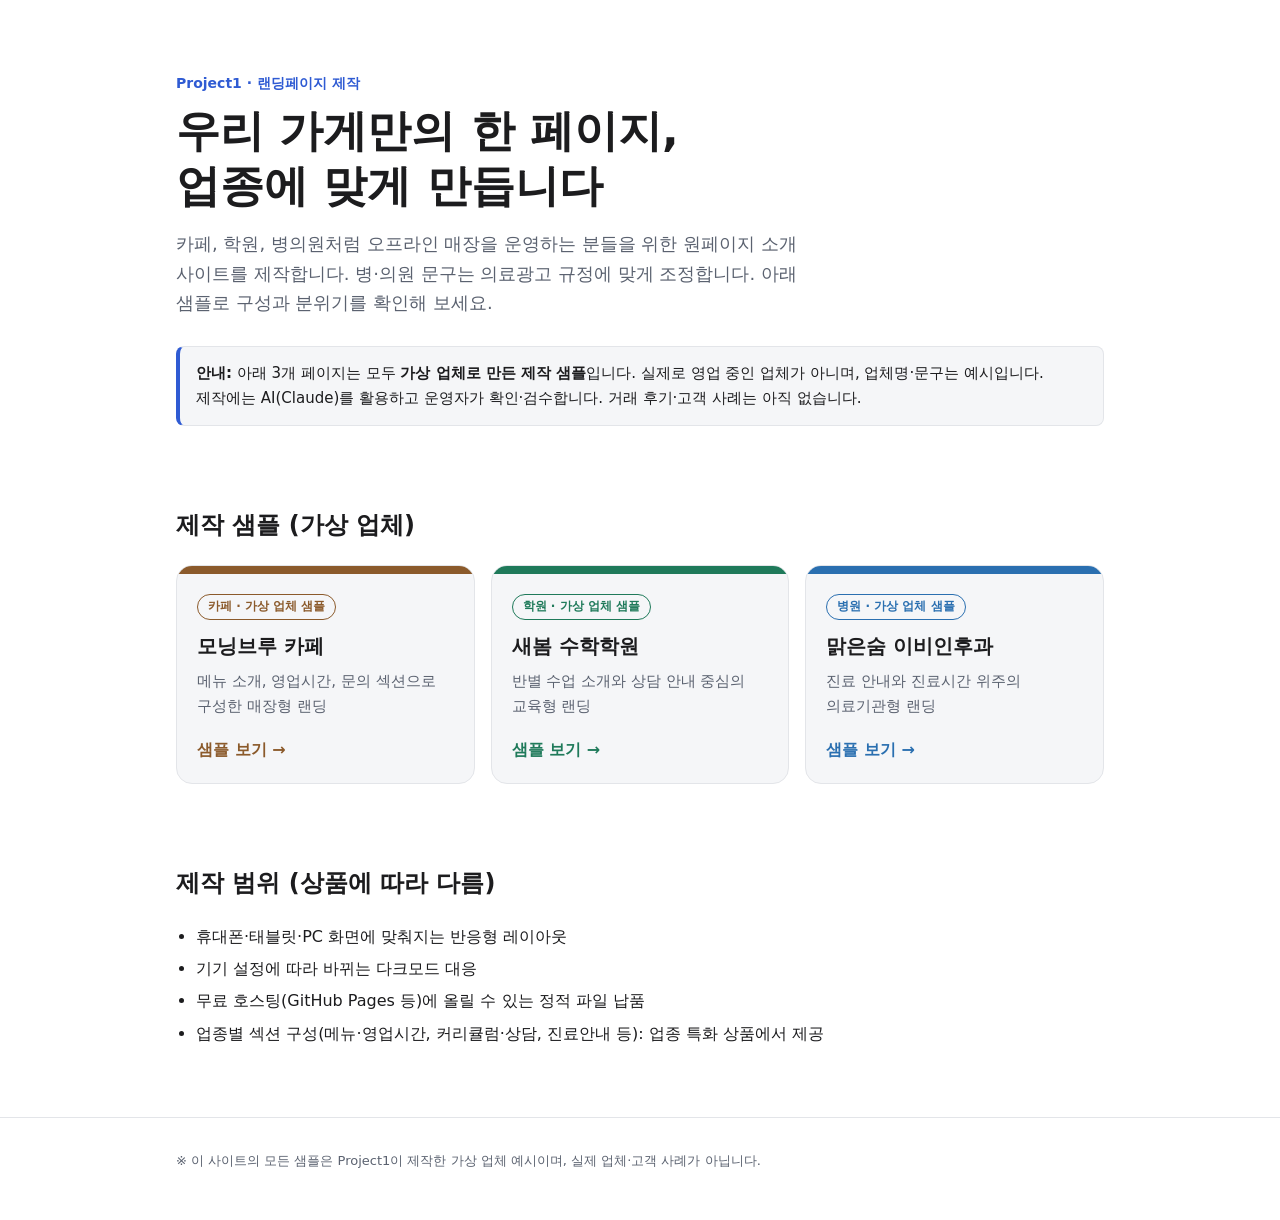
<file: project1/company-1-web/portfolio/index.html>
<!doctype html>
<html lang="ko">
<head>
<meta charset="utf-8">
<meta name="viewport" content="width=device-width,initial-scale=1">
<meta name="description" content="소상공인 원페이지 랜딩페이지 제작 샘플 모음. 카페, 학원, 병원 업종의 가상 업체 샘플을 확인할 수 있습니다.">
<meta name="color-scheme" content="light dark">
<title>랜딩페이지 제작 포트폴리오</title>
<style>
:root{--bg:#fff;--fg:#1c1c1e;--mut:#5b6270;--card:#f5f6f8;--line:#e3e5e9;--accent:#2f5bd3;--cafe:#8b5a2b;--academy:#1f7a5a;--clinic:#2a6fb0}
@media(prefers-color-scheme:dark){:root{--bg:#121214;--fg:#f2f2f3;--mut:#a3a9b4;--card:#1e1e22;--line:#2c2c31;--accent:#8aa8ff;--cafe:#d39a5e;--academy:#4fc49a;--clinic:#6fb0ee}}
*{box-sizing:border-box}
body{margin:0;font-family:system-ui,-apple-system,"Apple SD Gothic Neo","Noto Sans KR",sans-serif;background:var(--bg);color:var(--fg);line-height:1.65;word-break:keep-all}
.w{max-width:960px;margin:0 auto;padding:0 16px}
header{padding:72px 0 40px}
.eyebrow{color:var(--accent);font-weight:700;font-size:14px;margin:0 0 8px}
h1{font-size:clamp(28px,6vw,44px);line-height:1.25;margin:0 0 16px}
.lead{font-size:18px;color:var(--mut);margin:0;max-width:640px}
.notice{margin:28px 0 0;padding:14px 16px;border:1px solid var(--line);border-left:4px solid var(--accent);border-radius:8px;background:var(--card);font-size:15px}
section{padding:40px 0}
h2{font-size:24px;margin:0 0 20px}
.g{display:grid;grid-template-columns:repeat(auto-fit,minmax(260px,1fr));gap:16px}
.s{display:flex;flex-direction:column;background:var(--card);border:1px solid var(--line);border-radius:16px;overflow:hidden;color:inherit;text-decoration:none;transition:transform .15s}
.s:hover,.s:focus-visible{transform:translateY(-2px)}
.s:focus-visible{outline:3px solid var(--accent);outline-offset:2px}
.bar{height:8px;background:var(--k)}
.s .b{padding:20px;display:flex;flex-direction:column;gap:6px;flex:1}
.tag{align-self:flex-start;font-size:12px;font-weight:700;padding:2px 10px;border-radius:999px;border:1px solid var(--k);color:var(--k)}
.s h3{margin:4px 0 0;font-size:20px}
.s p{margin:0;color:var(--mut);font-size:15px}
.go{margin-top:auto;padding-top:12px;font-weight:700;color:var(--k)}
.cafe{--k:var(--cafe)}.academy{--k:var(--academy)}.clinic{--k:var(--clinic)}
ul.f{margin:0;padding-left:20px}ul.f li{margin:6px 0}
footer{padding:32px 0 48px;color:var(--mut);font-size:13px;border-top:1px solid var(--line);margin-top:24px}
</style>
</head>
<body>
<header>
  <div class="w">
    <p class="eyebrow">Project1 · 랜딩페이지 제작</p>
    <h1>우리 가게만의 한 페이지,<br>업종에 맞게 만듭니다</h1>
    <p class="lead">카페, 학원, 병의원처럼 오프라인 매장을 운영하는 분들을 위한 원페이지 소개 사이트를 제작합니다. 병·의원 문구는 의료광고 규정에 맞게 조정합니다. 아래 샘플로 구성과 분위기를 확인해 보세요.</p>
    <p class="notice"><strong>안내:</strong> 아래 3개 페이지는 모두 <strong>가상 업체로 만든 제작 샘플</strong>입니다. 실제로 영업 중인 업체가 아니며, 업체명·문구는 예시입니다. 제작에는 AI(Claude)를 활용하고 운영자가 확인·검수합니다. 거래 후기·고객 사례는 아직 없습니다.</p>
  </div>
</header>
<main class="w">
  <section aria-labelledby="samples">
    <h2 id="samples">제작 샘플 (가상 업체)</h2>
    <div class="g">
      <a class="s cafe" href="cafe.html">
        <span class="bar"></span>
        <span class="b">
          <span class="tag">카페 · 가상 업체 샘플</span>
          <h3>모닝브루 카페</h3>
          <p>메뉴 소개, 영업시간, 문의 섹션으로 구성한 매장형 랜딩</p>
          <span class="go">샘플 보기 →</span>
        </span>
      </a>
      <a class="s academy" href="academy.html">
        <span class="bar"></span>
        <span class="b">
          <span class="tag">학원 · 가상 업체 샘플</span>
          <h3>새봄 수학학원</h3>
          <p>반별 수업 소개와 상담 안내 중심의 교육형 랜딩</p>
          <span class="go">샘플 보기 →</span>
        </span>
      </a>
      <a class="s clinic" href="clinic.html">
        <span class="bar"></span>
        <span class="b">
          <span class="tag">병원 · 가상 업체 샘플</span>
          <h3>맑은숨 이비인후과</h3>
          <p>진료 안내와 진료시간 위주의 의료기관형 랜딩</p>
          <span class="go">샘플 보기 →</span>
        </span>
      </a>
    </div>
  </section>
  <section aria-labelledby="included">
    <h2 id="included">제작 범위 (상품에 따라 다름)</h2>
    <ul class="f">
      <li>휴대폰·태블릿·PC 화면에 맞춰지는 반응형 레이아웃</li>
      <li>기기 설정에 따라 바뀌는 다크모드 대응</li>
      <li>무료 호스팅(GitHub Pages 등)에 올릴 수 있는 정적 파일 납품</li>
      <li>업종별 섹션 구성(메뉴·영업시간, 커리큘럼·상담, 진료안내 등): 업종 특화 상품에서 제공</li>
    </ul>
  </section>
</main>
<footer>
  <div class="w">※ 이 사이트의 모든 샘플은 Project1이 제작한 가상 업체 예시이며, 실제 업체·고객 사례가 아닙니다.</div>
</footer>
</body>
</html>
</file>
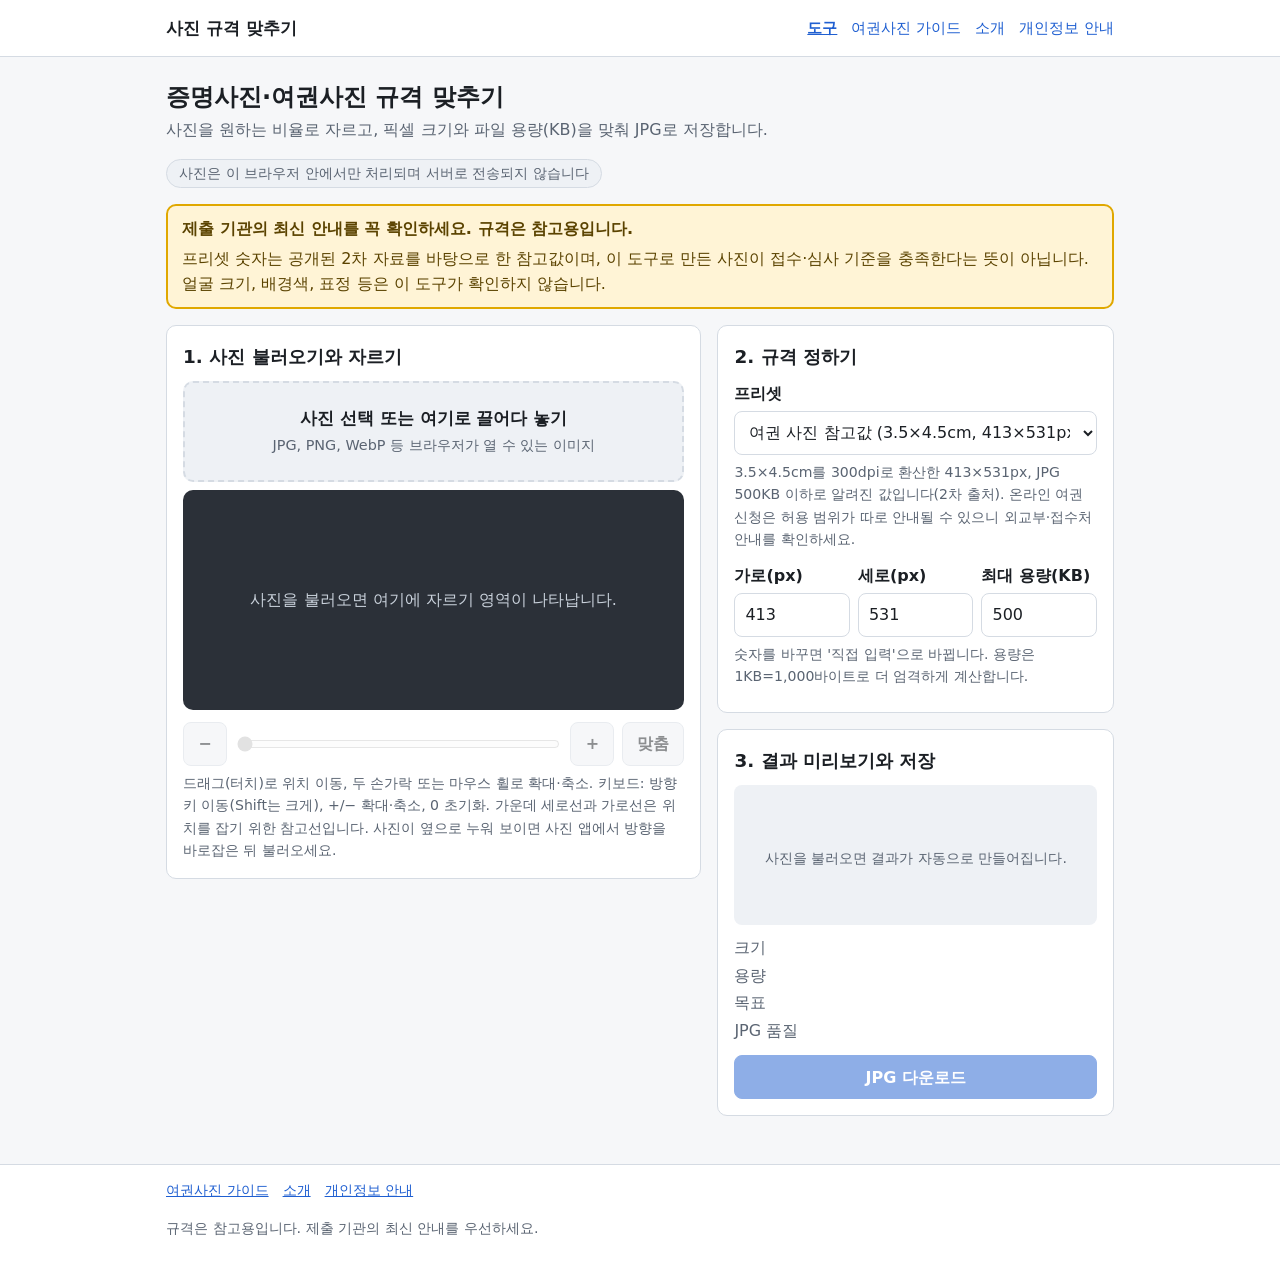
<file: project1/company-13-saas/photo-size/index.html>
<!doctype html>
<html lang="ko">
<head>
<meta charset="utf-8">
<meta name="viewport" content="width=device-width, initial-scale=1">
<!-- connect-src 'none': 이 페이지는 fetch/XHR/beacon/WebSocket 등 어떤 네트워크 전송도 할 수 없다. 외부 스크립트·스타일도 불가. -->
<meta http-equiv="Content-Security-Policy" content="default-src 'none'; script-src 'self'; style-src 'self'; img-src 'self' blob: data:; connect-src 'none'; form-action 'none'; base-uri 'none'">
<meta name="referrer" content="no-referrer">
<title>증명사진·여권사진 규격 맞추기 - 브라우저에서만 처리</title>
<meta name="description" content="사진을 서버에 올리지 않고 브라우저 안에서 증명사진·여권사진 크기(px)와 용량(KB)을 맞추는 무료 도구입니다.">
<link rel="icon" href="data:,">
<link rel="stylesheet" href="css/style.css">
</head>
<body>
<a class="skip" href="#main">본문으로 건너뛰기</a>
<header class="site-header">
  <div class="inner">
    <a class="brand" href="index.html">사진 규격 맞추기</a>
    <nav class="site-nav" aria-label="주 메뉴">
      <a href="index.html" aria-current="page">도구</a>
      <a href="guide.html">여권사진 가이드</a>
      <a href="about.html">소개</a>
      <a href="privacy.html">개인정보 안내</a>
    </nav>
  </div>
</header>

<main id="main">
  <h1>증명사진·여권사진 규격 맞추기</h1>
  <p class="lead">사진을 원하는 비율로 자르고, 픽셀 크기와 파일 용량(KB)을 맞춰 JPG로 저장합니다.</p>
  <p><span class="privacy-badge">사진은 이 브라우저 안에서만 처리되며 서버로 전송되지 않습니다</span></p>

  <div class="notice" role="note">
    <p>제출 기관의 최신 안내를 꼭 확인하세요. 규격은 참고용입니다.</p>
    <p>프리셋 숫자는 공개된 2차 자료를 바탕으로 한 참고값이며, 이 도구로 만든 사진이 접수·심사 기준을 충족한다는 뜻이 아닙니다. 얼굴 크기, 배경색, 표정 등은 이 도구가 확인하지 않습니다.</p>
  </div>

  <div class="layout">
    <section class="card" aria-labelledby="h-photo">
      <h2 id="h-photo">1. 사진 불러오기와 자르기</h2>
      <label class="dropzone" id="dropzone" for="file">
        <strong>사진 선택 또는 여기로 끌어다 놓기</strong>
        <span>JPG, PNG, WebP 등 브라우저가 열 수 있는 이미지</span>
        <input class="visually-hidden" type="file" id="file" accept="image/*">
      </label>
      <p class="status" id="load-status" role="status" aria-live="polite"></p>
      <p class="status warn" id="orient-note" role="status" aria-live="polite"></p>

      <div class="stage-wrap" id="stage-wrap">
        <p class="stage-empty" id="stage-empty">사진을 불러오면 여기에 자르기 영역이 나타납니다.</p>
        <canvas id="stage" hidden tabindex="0" role="img"
          aria-label="자르기 영역. 드래그하거나 방향키로 위치를 옮기고, 더하기·빼기 키 또는 확대 슬라이더로 크기를 조절합니다."
          aria-describedby="stage-hint"></canvas>
      </div>
      <div class="zoom-row">
        <button type="button" class="btn" id="zoom-out" aria-label="축소" disabled>−</button>
        <label for="zoom" class="visually-hidden">확대 배율</label>
        <input type="range" id="zoom" min="1" max="6" step="0.01" value="1" disabled>
        <button type="button" class="btn" id="zoom-in" aria-label="확대" disabled>+</button>
        <button type="button" class="btn" id="reset" disabled>맞춤</button>
      </div>
      <p class="hint" id="stage-hint">드래그(터치)로 위치 이동, 두 손가락 또는 마우스 휠로 확대·축소. 키보드: 방향키 이동(Shift는 크게), +/− 확대·축소, 0 초기화. 가운데 세로선과 가로선은 위치를 잡기 위한 참고선입니다. 사진이 옆으로 누워 보이면 사진 앱에서 방향을 바로잡은 뒤 불러오세요.</p>
    </section>

    <div>
      <section class="card" aria-labelledby="h-spec">
        <h2 id="h-spec">2. 규격 정하기</h2>
        <div class="field">
          <label for="preset">프리셋</label>
          <select id="preset"></select>
          <p class="preset-desc" id="preset-desc"></p>
        </div>
        <div class="grid3">
          <div class="field">
            <label for="out-w">가로(px)</label>
            <input type="number" id="out-w" inputmode="numeric" min="16" max="6000" step="1">
          </div>
          <div class="field">
            <label for="out-h">세로(px)</label>
            <input type="number" id="out-h" inputmode="numeric" min="16" max="6000" step="1">
          </div>
          <div class="field">
            <label for="out-kb">최대 용량(KB)</label>
            <input type="number" id="out-kb" inputmode="decimal" min="5" max="20000" step="1">
          </div>
        </div>
        <p class="hint">숫자를 바꾸면 '직접 입력'으로 바뀝니다. 용량은 1KB=1,000바이트로 더 엄격하게 계산합니다.</p>
        <p class="status" id="spec-status" role="alert"></p>
      </section>

      <section class="card" aria-labelledby="h-result">
        <h2 id="h-result">3. 결과 미리보기와 저장</h2>
        <div class="result-preview">
          <img id="result-img" alt="변환된 사진 미리보기" hidden>
          <p class="hint" id="result-empty">사진을 불러오면 결과가 자동으로 만들어집니다.</p>
        </div>
        <dl class="result-stats" id="result-stats" hidden>
          <dt>크기</dt><dd id="r-px"></dd>
          <dt>용량</dt><dd id="r-size"></dd>
          <dt>목표</dt><dd id="r-target"></dd>
          <dt>JPG 품질</dt><dd id="r-quality"></dd>
        </dl>
        <p class="status" id="result-status" role="status" aria-live="polite"></p>
        <div class="btn-row">
          <a class="btn btn-primary" id="download" aria-disabled="true" tabindex="-1">JPG 다운로드</a>
        </div>
      </section>
    </div>
  </div>
</main>

<footer class="site-footer">
  <div class="inner">
    <nav aria-label="하단 메뉴">
      <a href="guide.html">여권사진 가이드</a>
      <a href="about.html">소개</a>
      <a href="privacy.html">개인정보 안내</a>
    </nav>
    <p>규격은 참고용입니다. 제출 기관의 최신 안내를 우선하세요.</p>
  </div>
</footer>
<script src="js/core.js"></script>
<script src="js/app.js"></script>
</body>
</html>
</file>
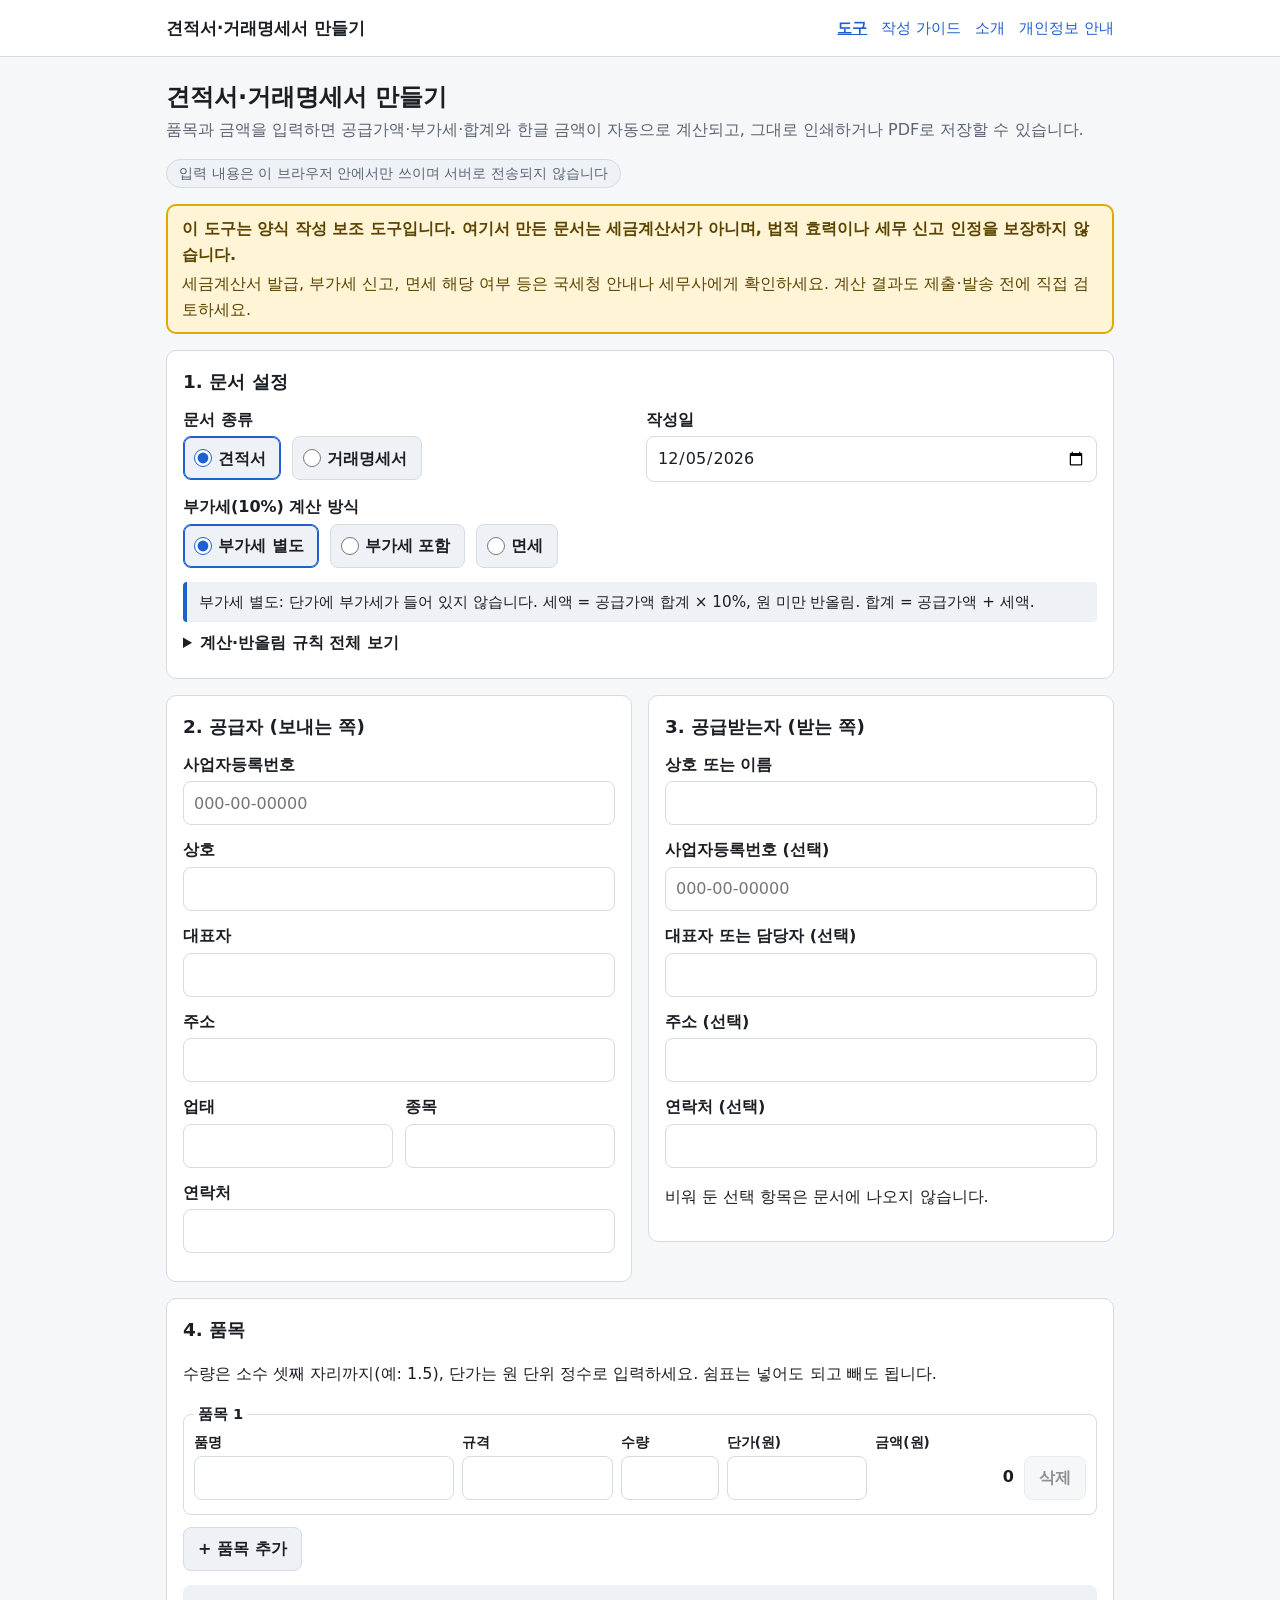
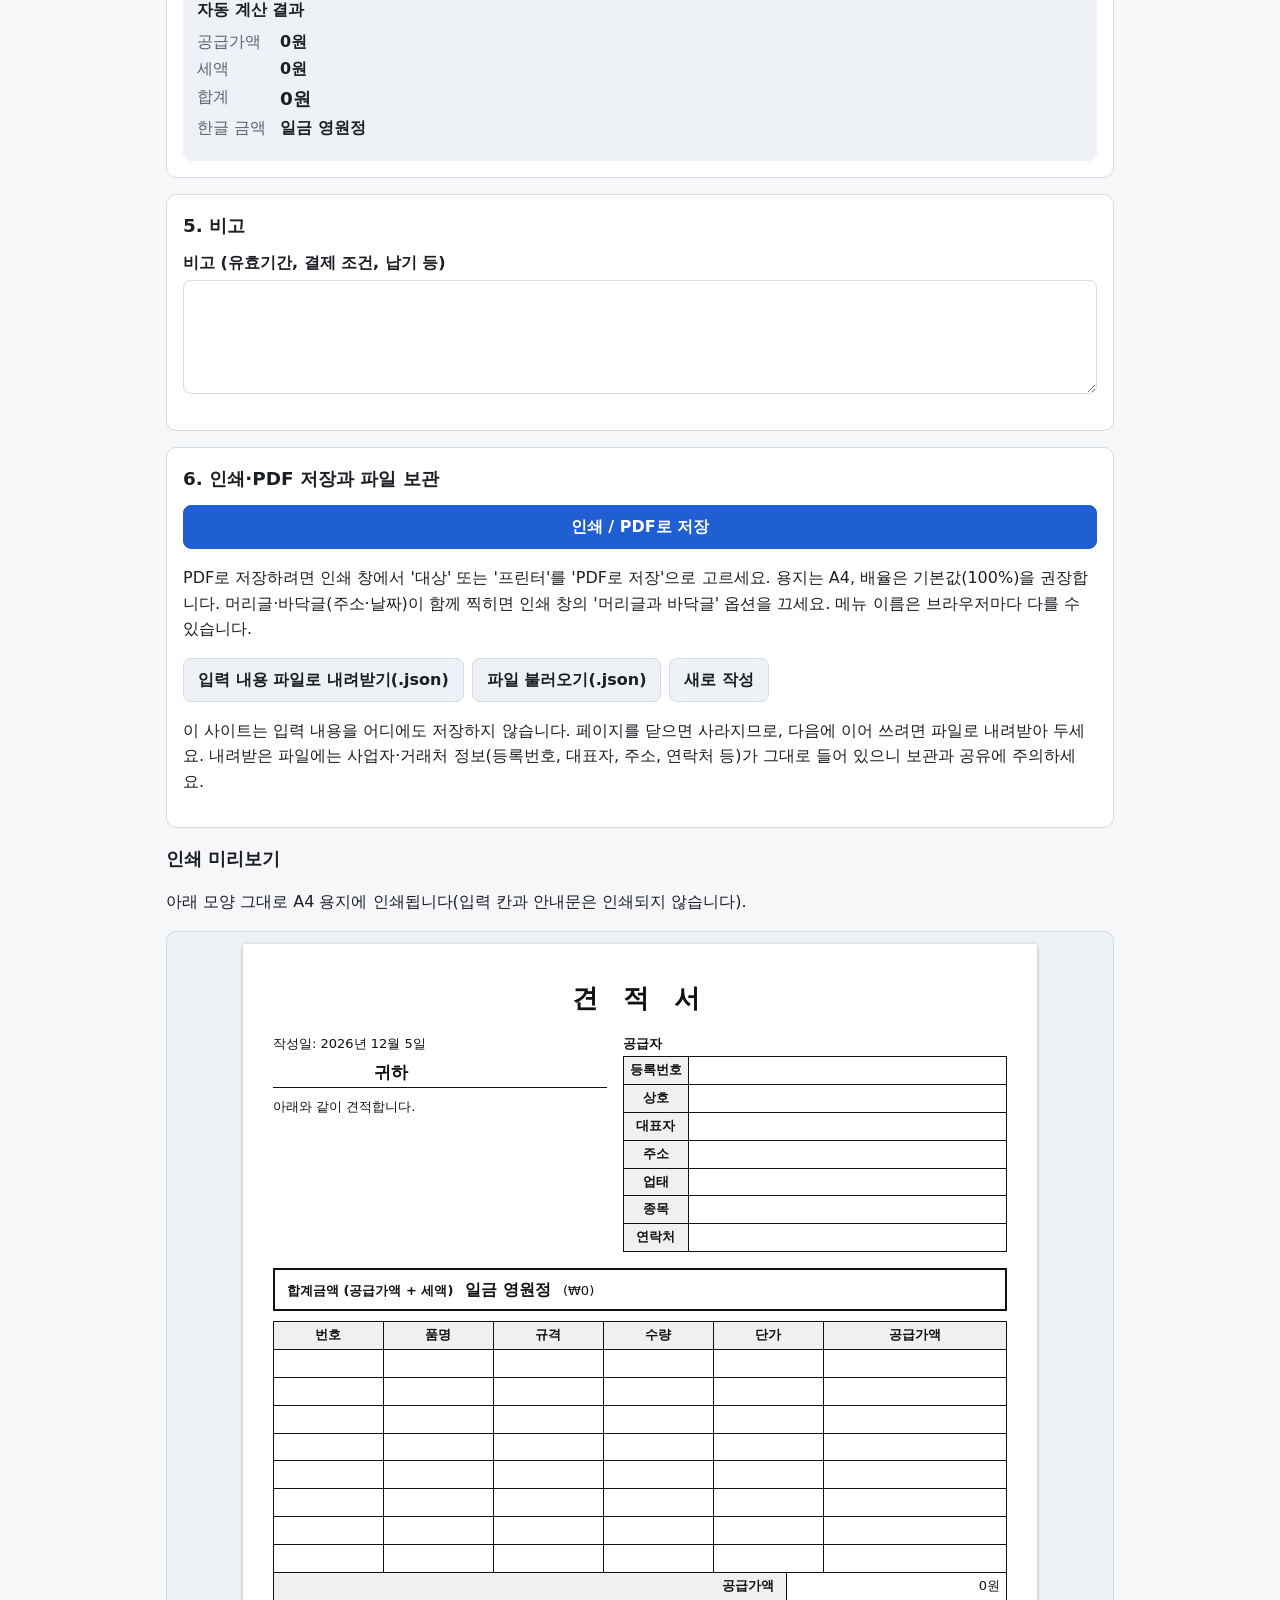
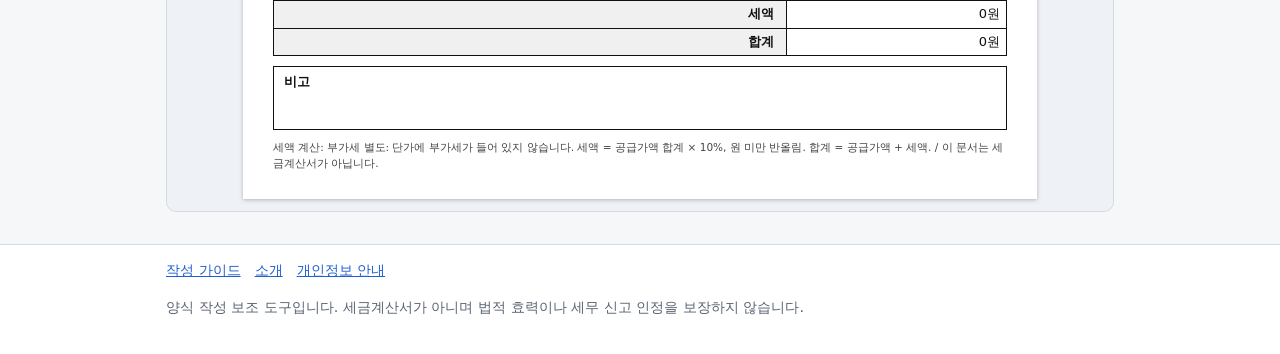
<file: project1/company-13-saas/quote-maker/index.html>
<!doctype html>
<html lang="ko">
<head>
<meta charset="utf-8">
<meta name="viewport" content="width=device-width, initial-scale=1">
<!-- connect-src 'none': 이 페이지는 fetch/XHR/beacon/WebSocket 등 어떤 네트워크 전송도 할 수 없다. 외부 스크립트·스타일도 불가. -->
<meta http-equiv="Content-Security-Policy" content="default-src 'none'; script-src 'self'; style-src 'self'; img-src 'self' blob: data:; connect-src 'none'; form-action 'none'; base-uri 'none'">
<meta name="referrer" content="no-referrer">
<title>견적서·거래명세서 만들기 - 브라우저에서만 작성</title>
<meta name="description" content="입력 내용을 서버로 보내지 않고 브라우저 안에서 견적서·거래명세서를 작성하고 부가세·합계를 자동 계산해 인쇄하거나 PDF로 저장하는 무료 도구입니다.">
<link rel="icon" href="data:,">
<link rel="stylesheet" href="css/style.css">
</head>
<body>
<a class="skip" href="#main">본문으로 건너뛰기</a>
<header class="site-header no-print">
  <div class="inner">
    <a class="brand" href="index.html">견적서·거래명세서 만들기</a>
    <nav class="site-nav" aria-label="주 메뉴">
      <a href="index.html" aria-current="page">도구</a>
      <a href="guide.html">작성 가이드</a>
      <a href="about.html">소개</a>
      <a href="privacy.html">개인정보 안내</a>
    </nav>
  </div>
</header>

<main id="main">
  <div class="no-print">
    <h1>견적서·거래명세서 만들기</h1>
    <p class="lead">품목과 금액을 입력하면 공급가액·부가세·합계와 한글 금액이 자동으로 계산되고, 그대로 인쇄하거나 PDF로 저장할 수 있습니다.</p>
    <p><span class="privacy-badge">입력 내용은 이 브라우저 안에서만 쓰이며 서버로 전송되지 않습니다</span></p>

    <div class="notice" role="note">
      <p>이 도구는 양식 작성 보조 도구입니다. 여기서 만든 문서는 세금계산서가 아니며, 법적 효력이나 세무 신고 인정을 보장하지 않습니다.</p>
      <p>세금계산서 발급, 부가세 신고, 면세 해당 여부 등은 국세청 안내나 세무사에게 확인하세요. 계산 결과도 제출·발송 전에 직접 검토하세요.</p>
    </div>
  </div>

  <form id="editor" class="no-print" novalidate>
    <section class="card" aria-labelledby="h-setting">
      <h2 id="h-setting">1. 문서 설정</h2>
      <div class="grid2">
        <fieldset class="choice">
          <legend>문서 종류</legend>
          <label><input type="radio" name="docType" value="quote" checked> 견적서</label>
          <label><input type="radio" name="docType" value="statement"> 거래명세서</label>
        </fieldset>
        <div class="field">
          <label for="doc-date">작성일</label>
          <input type="date" id="doc-date">
        </div>
      </div>
      <fieldset class="choice">
        <legend>부가세(10%) 계산 방식</legend>
        <label><input type="radio" name="vatMode" value="separate" checked> 부가세 별도</label>
        <label><input type="radio" name="vatMode" value="included"> 부가세 포함</label>
        <label><input type="radio" name="vatMode" value="exempt"> 면세</label>
      </fieldset>
      <p class="rule" id="mode-rule" aria-live="polite"></p>
      <details class="rules">
        <summary>계산·반올림 규칙 전체 보기</summary>
        <ul>
          <li>금액은 모두 원 단위 정수로 계산합니다(소수 계산 오차가 생기지 않도록 정수 연산 사용).</li>
          <li>품목 금액 = 수량 × 단가. 수량에 소수가 있어 원 미만이 생기면 반올림합니다(0.5원 이상 올림).</li>
          <li>부가세 별도: 세액 = 공급가액 합계 × 10%를 원 미만 반올림. 품목마다 따로 계산하지 않고 합계에 한 번 계산합니다.</li>
          <li>부가세 포함: 공급가액 = 합계 ÷ 1.1을 원 미만 반올림, 세액 = 합계 − 공급가액.</li>
          <li>면세: 세액 0원.</li>
          <li>거래처나 회계 프로그램이 버림(절사) 등 다른 규칙을 쓰면 1원 차이가 날 수 있습니다. 필요하면 금액을 직접 확인하세요.</li>
        </ul>
      </details>
    </section>

    <div class="grid-parties">
      <section class="card" aria-labelledby="h-supplier">
        <h2 id="h-supplier">2. 공급자 (보내는 쪽)</h2>
        <div class="field">
          <label for="supplier-bizNo">사업자등록번호</label>
          <input type="text" id="supplier-bizNo" inputmode="numeric" maxlength="20" placeholder="000-00-00000" aria-describedby="supplier-bizNo-msg" autocomplete="off">
          <p class="field-msg" id="supplier-bizNo-msg" aria-live="polite"></p>
        </div>
        <div class="field"><label for="supplier-name">상호</label><input type="text" id="supplier-name" maxlength="200" autocomplete="organization"></div>
        <div class="field"><label for="supplier-ceo">대표자</label><input type="text" id="supplier-ceo" maxlength="200" autocomplete="off"></div>
        <div class="field"><label for="supplier-address">주소</label><input type="text" id="supplier-address" maxlength="200" autocomplete="off"></div>
        <div class="grid2">
          <div class="field"><label for="supplier-bizType">업태</label><input type="text" id="supplier-bizType" maxlength="200" autocomplete="off"></div>
          <div class="field"><label for="supplier-bizItem">종목</label><input type="text" id="supplier-bizItem" maxlength="200" autocomplete="off"></div>
        </div>
        <div class="field"><label for="supplier-phone">연락처</label><input type="text" id="supplier-phone" maxlength="200" inputmode="tel" autocomplete="off"></div>
      </section>

      <section class="card" aria-labelledby="h-client">
        <h2 id="h-client">3. 공급받는자 (받는 쪽)</h2>
        <div class="field"><label for="client-name">상호 또는 이름</label><input type="text" id="client-name" maxlength="200" autocomplete="off"></div>
        <div class="field">
          <label for="client-bizNo">사업자등록번호 (선택)</label>
          <input type="text" id="client-bizNo" inputmode="numeric" maxlength="20" placeholder="000-00-00000" aria-describedby="client-bizNo-msg" autocomplete="off">
          <p class="field-msg" id="client-bizNo-msg" aria-live="polite"></p>
        </div>
        <div class="field"><label for="client-ceo">대표자 또는 담당자 (선택)</label><input type="text" id="client-ceo" maxlength="200" autocomplete="off"></div>
        <div class="field"><label for="client-address">주소 (선택)</label><input type="text" id="client-address" maxlength="200" autocomplete="off"></div>
        <div class="field"><label for="client-phone">연락처 (선택)</label><input type="text" id="client-phone" maxlength="200" inputmode="tel" autocomplete="off"></div>
        <p class="hint">비워 둔 선택 항목은 문서에 나오지 않습니다.</p>
      </section>
    </div>

    <section class="card" aria-labelledby="h-items">
      <h2 id="h-items">4. 품목</h2>
      <p class="hint">수량은 소수 셋째 자리까지(예: 1.5), 단가는 원 단위 정수로 입력하세요. 쉼표는 넣어도 되고 빼도 됩니다.</p>
      <ol class="items" id="items"></ol>
      <div class="btn-row">
        <button type="button" class="btn" id="add-item">+ 품목 추가</button>
      </div>
      <p class="status" id="items-status" role="status" aria-live="polite"></p>

      <div class="totals" aria-labelledby="h-totals">
        <h3 id="h-totals">자동 계산 결과</h3>
        <dl>
          <dt>공급가액</dt><dd id="t-supply">0원</dd>
          <dt>세액</dt><dd id="t-vat">0원</dd>
          <dt>합계</dt><dd id="t-total" class="t-total">0원</dd>
          <dt>한글 금액</dt><dd id="t-hangul">일금 영원정</dd>
        </dl>
        <p class="status" id="sum-status"></p>
      </div>
    </section>

    <section class="card" aria-labelledby="h-note">
      <h2 id="h-note">5. 비고</h2>
      <div class="field">
        <label for="note">비고 (유효기간, 결제 조건, 납기 등)</label>
        <textarea id="note" rows="4" maxlength="2000"></textarea>
      </div>
    </section>

    <section class="card" aria-labelledby="h-out">
      <h2 id="h-out">6. 인쇄·PDF 저장과 파일 보관</h2>
      <div class="btn-row">
        <button type="button" class="btn btn-primary" id="print">인쇄 / PDF로 저장</button>
      </div>
      <p class="hint">PDF로 저장하려면 인쇄 창에서 '대상' 또는 '프린터'를 'PDF로 저장'으로 고르세요. 용지는 A4, 배율은 기본값(100%)을 권장합니다. 머리글·바닥글(주소·날짜)이 함께 찍히면 인쇄 창의 '머리글과 바닥글' 옵션을 끄세요. 메뉴 이름은 브라우저마다 다를 수 있습니다.</p>
      <div class="btn-row">
        <button type="button" class="btn" id="save-json">입력 내용 파일로 내려받기(.json)</button>
        <label class="btn file-btn" for="load-json">파일 불러오기(.json)<input type="file" id="load-json" class="visually-hidden" accept=".json,application/json"></label>
        <button type="button" class="btn" id="reset-doc">새로 작성</button>
      </div>
      <p class="hint">이 사이트는 입력 내용을 어디에도 저장하지 않습니다. 페이지를 닫으면 사라지므로, 다음에 이어 쓰려면 파일로 내려받아 두세요. 내려받은 파일에는 사업자·거래처 정보(등록번호, 대표자, 주소, 연락처 등)가 그대로 들어 있으니 보관과 공유에 주의하세요.</p>
      <p class="status" id="file-status" role="status" aria-live="polite"></p>
    </section>
  </form>

  <section class="preview-wrap" aria-labelledby="h-preview">
    <h2 id="h-preview" class="no-print">인쇄 미리보기</h2>
    <p class="hint no-print">아래 모양 그대로 A4 용지에 인쇄됩니다(입력 칸과 안내문은 인쇄되지 않습니다).</p>
    <p class="hint no-print mobile-only">화면이 좁으면 미리보기를 옆으로 밀어서 보세요.</p>
    <div class="paper-scroll" tabindex="0" role="region" aria-label="인쇄 미리보기 영역(가로 스크롤)">
      <article id="doc" class="doc" aria-label="문서 미리보기"></article>
    </div>
  </section>
</main>

<footer class="site-footer no-print">
  <div class="inner">
    <nav aria-label="하단 메뉴">
      <a href="guide.html">작성 가이드</a>
      <a href="about.html">소개</a>
      <a href="privacy.html">개인정보 안내</a>
    </nav>
    <p>양식 작성 보조 도구입니다. 세금계산서가 아니며 법적 효력이나 세무 신고 인정을 보장하지 않습니다.</p>
  </div>
</footer>
<script src="js/core.js"></script>
<script src="js/app.js"></script>
</body>
</html>
</file>
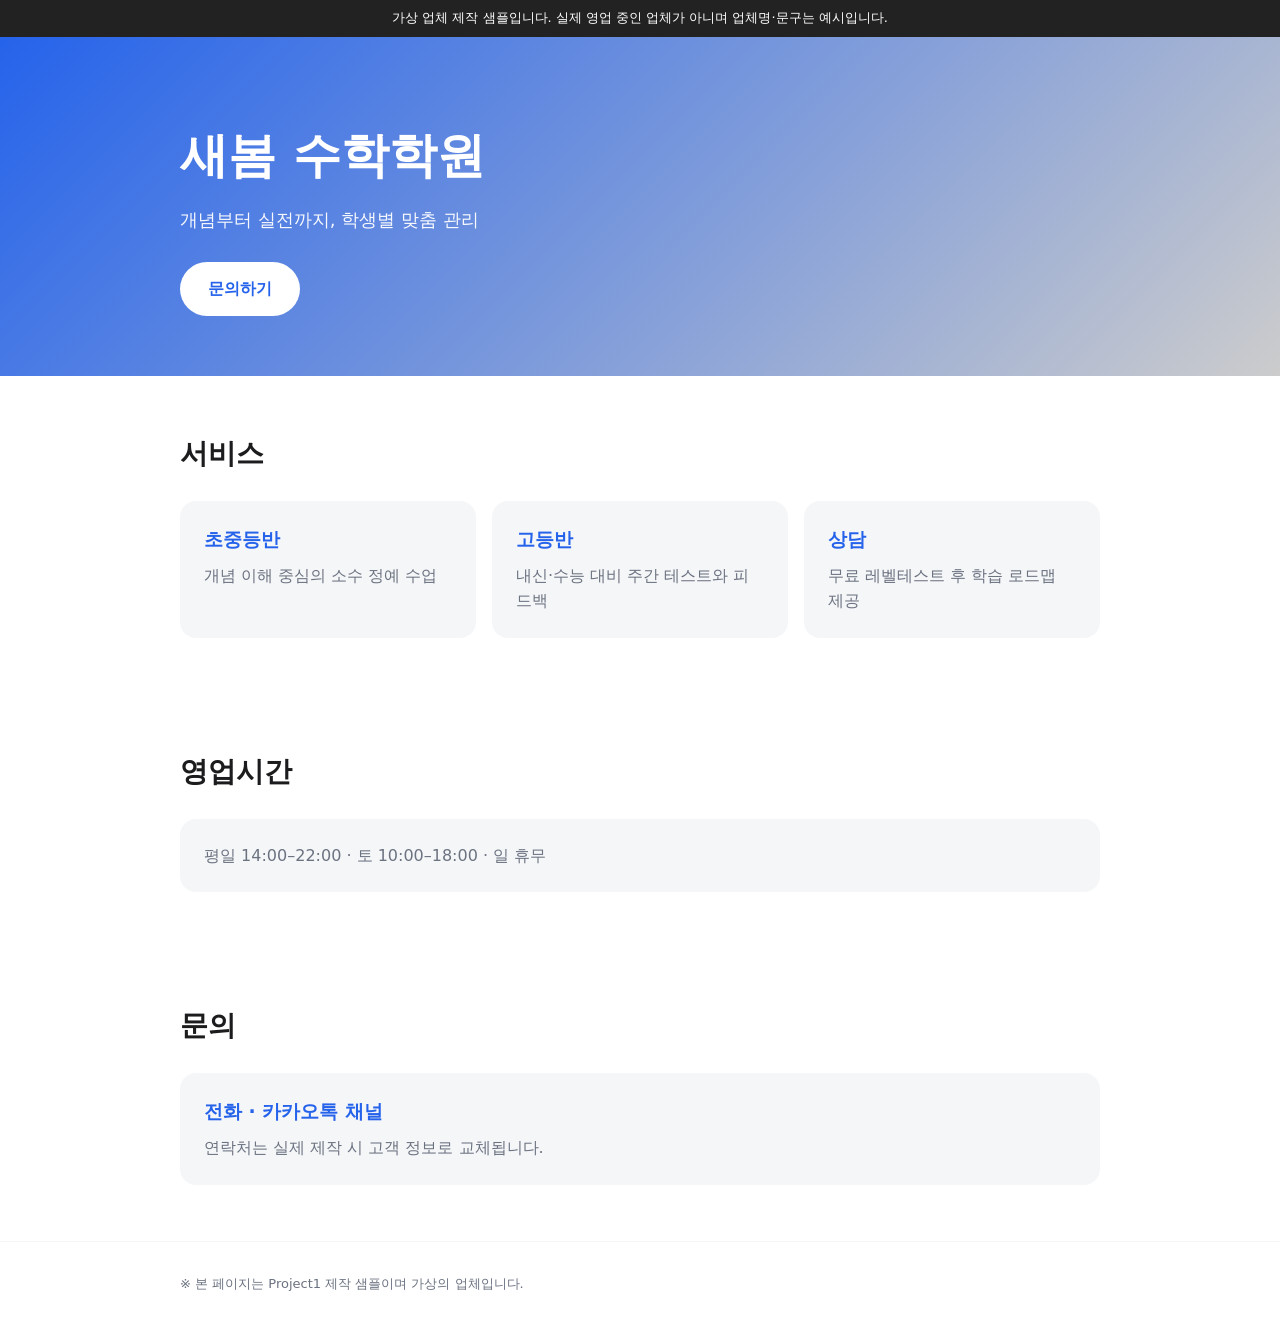
<file: project1/company-1-web/portfolio/academy.html>
<!doctype html>
<html lang="ko"><head><meta charset="utf-8"><meta name="viewport" content="width=device-width,initial-scale=1">
<title>새봄 수학학원 (샘플)</title>
<style>
:root{--c:#2563eb;--bg:#fff;--fg:#1c1c1e;--mut:#6b7280;--card:#f5f6f8}
@media(prefers-color-scheme:dark){:root{--bg:#121214;--fg:#f2f2f3;--mut:#9ca3af;--card:#1e1e22}}
*{box-sizing:border-box}body{margin:0;font-family:system-ui,"Noto Sans KR",sans-serif;background:var(--bg);color:var(--fg);line-height:1.6}
.w{max-width:960px;margin:0 auto;padding:0 20px}
header{padding:80px 0 60px;background:linear-gradient(135deg,var(--c),#0003);color:#fff}
h1{font-size:clamp(28px,6vw,48px);margin:0 0 12px}header p{font-size:18px;margin:0 0 28px;opacity:.95}
.btn{display:inline-block;background:#fff;color:var(--c);padding:14px 28px;border-radius:999px;font-weight:700;text-decoration:none}
section{padding:56px 0}h2{font-size:28px;margin:0 0 24px}
.g{display:grid;grid-template-columns:repeat(auto-fit,minmax(220px,1fr));gap:16px}
.card{background:var(--card);border-radius:16px;padding:24px}.card h3{margin:0 0 8px;color:var(--c)}.card p{margin:0;color:var(--mut)}
footer{padding:32px 0;color:var(--mut);font-size:13px;border-top:1px solid var(--card)}
.sample-bar{background:#222;color:#fff;font-size:13px;text-align:center;padding:8px 12px}
</style></head><body>
<div class="sample-bar">가상 업체 제작 샘플입니다. 실제 영업 중인 업체가 아니며 업체명·문구는 예시입니다.</div>
<header><div class="w"><h1>새봄 수학학원</h1><p>개념부터 실전까지, 학생별 맞춤 관리</p><a class="btn" href="#contact">문의하기</a></div></header>
<main class="w">
<section><h2>서비스</h2><div class="g"><div class="card"><h3>초중등반</h3><p>개념 이해 중심의 소수 정예 수업</p></div><div class="card"><h3>고등반</h3><p>내신·수능 대비 주간 테스트와 피드백</p></div><div class="card"><h3>상담</h3><p>무료 레벨테스트 후 학습 로드맵 제공</p></div></div></section>
<section><h2>영업시간</h2><div class="card"><p>평일 14:00–22:00 · 토 10:00–18:00 · 일 휴무</p></div></section>
<section id="contact"><h2>문의</h2><div class="card"><h3>전화 · 카카오톡 채널</h3><p>연락처는 실제 제작 시 고객 정보로 교체됩니다.</p></div></section>
</main>
<footer><div class="w">※ 본 페이지는 Project1 제작 샘플이며 가상의 업체입니다.</div></footer>
</body></html>
</file>
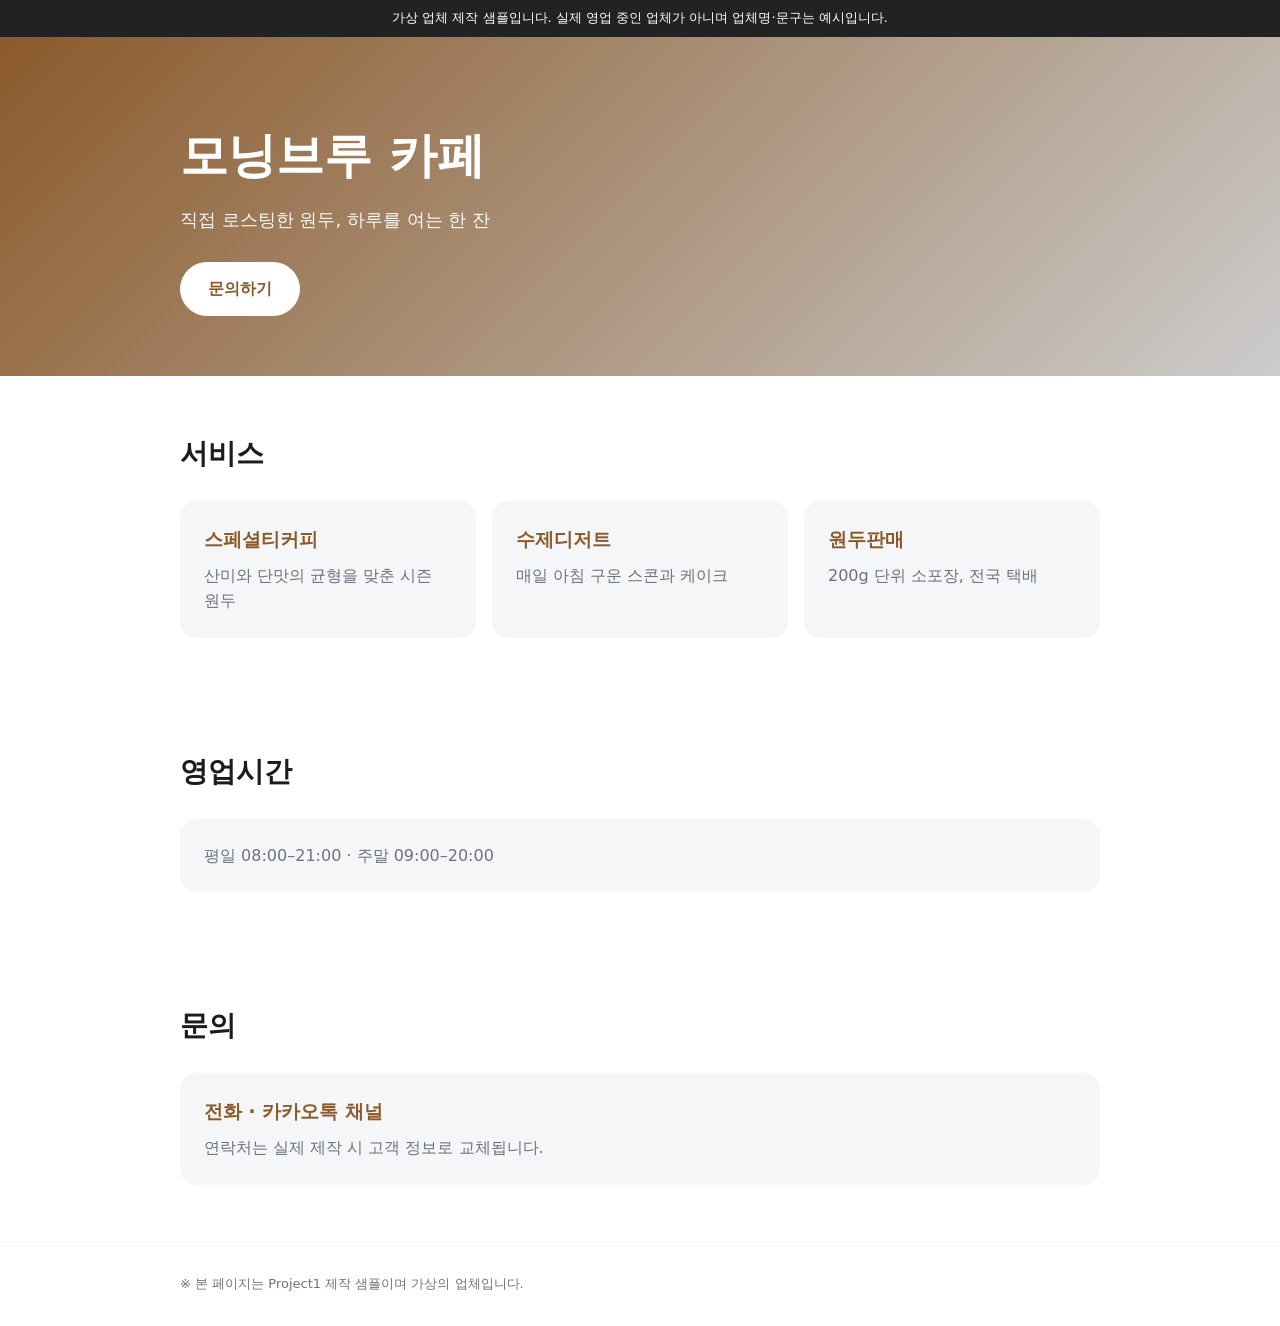
<file: project1/company-1-web/portfolio/cafe.html>
<!doctype html>
<html lang="ko"><head><meta charset="utf-8"><meta name="viewport" content="width=device-width,initial-scale=1">
<title>모닝브루 카페 (샘플)</title>
<style>
:root{--c:#8b5a2b;--bg:#fff;--fg:#1c1c1e;--mut:#6b7280;--card:#f5f6f8}
@media(prefers-color-scheme:dark){:root{--bg:#121214;--fg:#f2f2f3;--mut:#9ca3af;--card:#1e1e22}}
*{box-sizing:border-box}body{margin:0;font-family:system-ui,"Noto Sans KR",sans-serif;background:var(--bg);color:var(--fg);line-height:1.6}
.w{max-width:960px;margin:0 auto;padding:0 20px}
header{padding:80px 0 60px;background:linear-gradient(135deg,var(--c),#0003);color:#fff}
h1{font-size:clamp(28px,6vw,48px);margin:0 0 12px}header p{font-size:18px;margin:0 0 28px;opacity:.95}
.btn{display:inline-block;background:#fff;color:var(--c);padding:14px 28px;border-radius:999px;font-weight:700;text-decoration:none}
section{padding:56px 0}h2{font-size:28px;margin:0 0 24px}
.g{display:grid;grid-template-columns:repeat(auto-fit,minmax(220px,1fr));gap:16px}
.card{background:var(--card);border-radius:16px;padding:24px}.card h3{margin:0 0 8px;color:var(--c)}.card p{margin:0;color:var(--mut)}
footer{padding:32px 0;color:var(--mut);font-size:13px;border-top:1px solid var(--card)}
.sample-bar{background:#222;color:#fff;font-size:13px;text-align:center;padding:8px 12px}
</style></head><body>
<div class="sample-bar">가상 업체 제작 샘플입니다. 실제 영업 중인 업체가 아니며 업체명·문구는 예시입니다.</div>
<header><div class="w"><h1>모닝브루 카페</h1><p>직접 로스팅한 원두, 하루를 여는 한 잔</p><a class="btn" href="#contact">문의하기</a></div></header>
<main class="w">
<section><h2>서비스</h2><div class="g"><div class="card"><h3>스페셜티커피</h3><p>산미와 단맛의 균형을 맞춘 시즌 원두</p></div><div class="card"><h3>수제디저트</h3><p>매일 아침 구운 스콘과 케이크</p></div><div class="card"><h3>원두판매</h3><p>200g 단위 소포장, 전국 택배</p></div></div></section>
<section><h2>영업시간</h2><div class="card"><p>평일 08:00–21:00 · 주말 09:00–20:00</p></div></section>
<section id="contact"><h2>문의</h2><div class="card"><h3>전화 · 카카오톡 채널</h3><p>연락처는 실제 제작 시 고객 정보로 교체됩니다.</p></div></section>
</main>
<footer><div class="w">※ 본 페이지는 Project1 제작 샘플이며 가상의 업체입니다.</div></footer>
</body></html>
</file>
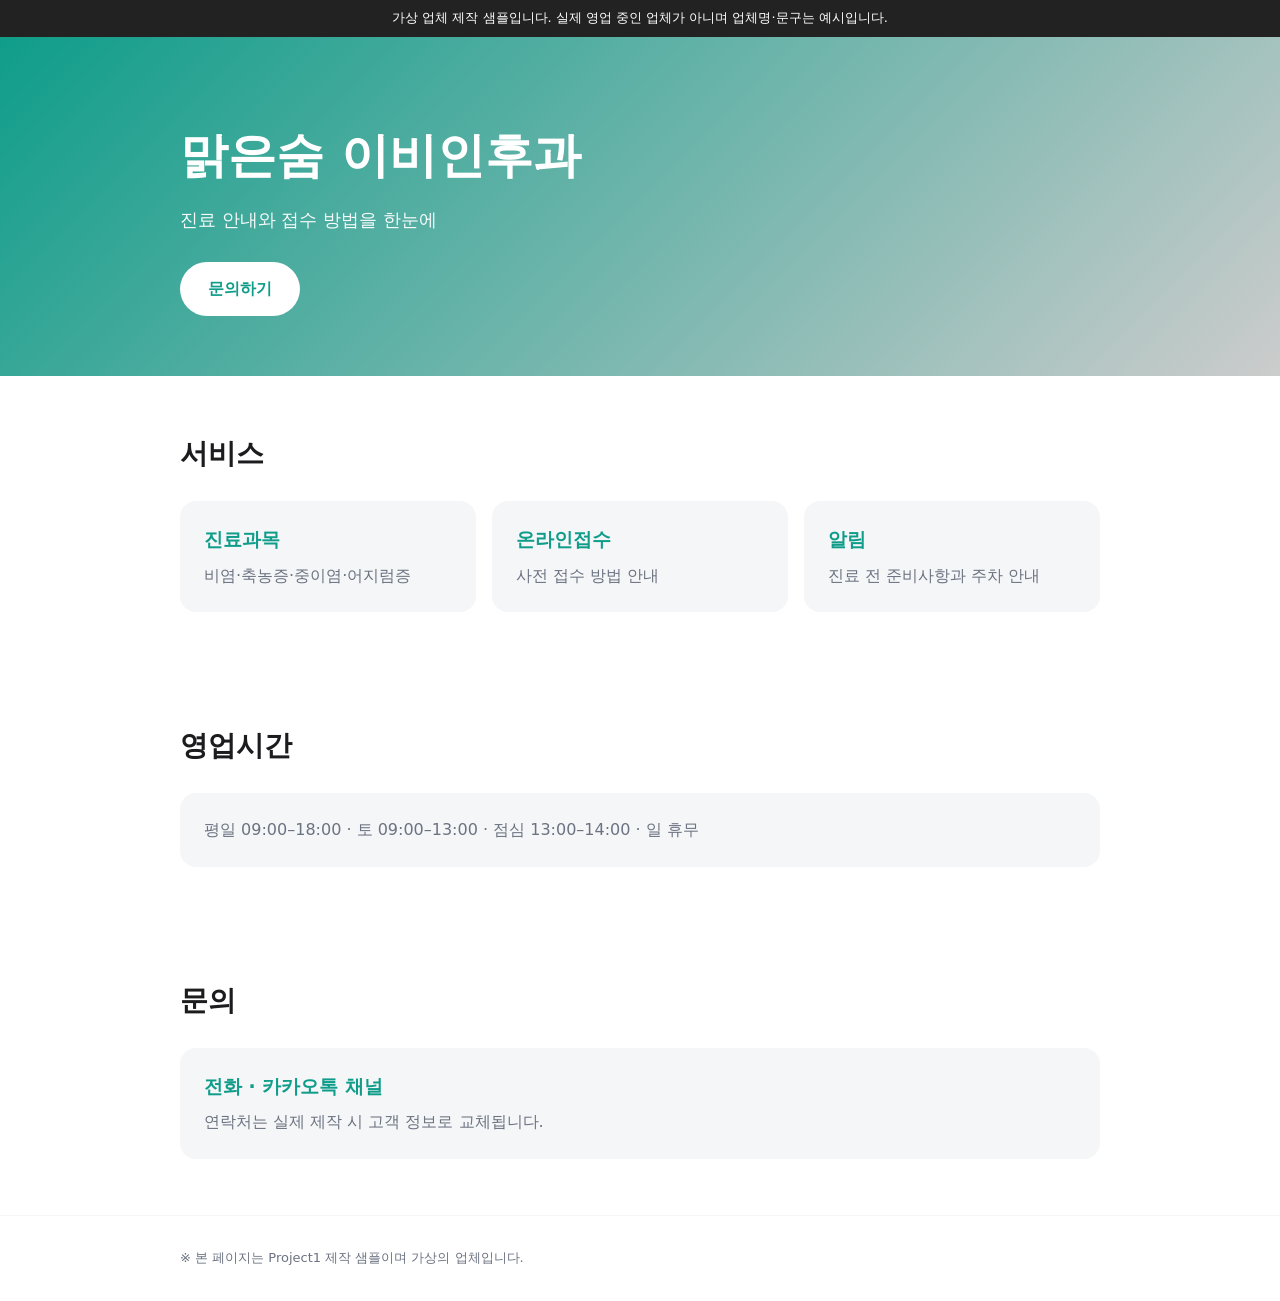
<file: project1/company-1-web/portfolio/clinic.html>
<!doctype html>
<html lang="ko"><head><meta charset="utf-8"><meta name="viewport" content="width=device-width,initial-scale=1">
<title>맑은숨 이비인후과 (샘플)</title>
<style>
:root{--c:#0f9d8a;--bg:#fff;--fg:#1c1c1e;--mut:#6b7280;--card:#f5f6f8}
@media(prefers-color-scheme:dark){:root{--bg:#121214;--fg:#f2f2f3;--mut:#9ca3af;--card:#1e1e22}}
*{box-sizing:border-box}body{margin:0;font-family:system-ui,"Noto Sans KR",sans-serif;background:var(--bg);color:var(--fg);line-height:1.6}
.w{max-width:960px;margin:0 auto;padding:0 20px}
header{padding:80px 0 60px;background:linear-gradient(135deg,var(--c),#0003);color:#fff}
h1{font-size:clamp(28px,6vw,48px);margin:0 0 12px}header p{font-size:18px;margin:0 0 28px;opacity:.95}
.btn{display:inline-block;background:#fff;color:var(--c);padding:14px 28px;border-radius:999px;font-weight:700;text-decoration:none}
section{padding:56px 0}h2{font-size:28px;margin:0 0 24px}
.g{display:grid;grid-template-columns:repeat(auto-fit,minmax(220px,1fr));gap:16px}
.card{background:var(--card);border-radius:16px;padding:24px}.card h3{margin:0 0 8px;color:var(--c)}.card p{margin:0;color:var(--mut)}
footer{padding:32px 0;color:var(--mut);font-size:13px;border-top:1px solid var(--card)}
.sample-bar{background:#222;color:#fff;font-size:13px;text-align:center;padding:8px 12px}
</style></head><body>
<div class="sample-bar">가상 업체 제작 샘플입니다. 실제 영업 중인 업체가 아니며 업체명·문구는 예시입니다.</div>
<header><div class="w"><h1>맑은숨 이비인후과</h1><p>진료 안내와 접수 방법을 한눈에</p><a class="btn" href="#contact">문의하기</a></div></header>
<main class="w">
<section><h2>서비스</h2><div class="g"><div class="card"><h3>진료과목</h3><p>비염·축농증·중이염·어지럼증</p></div><div class="card"><h3>온라인접수</h3><p>사전 접수 방법 안내</p></div><div class="card"><h3>알림</h3><p>진료 전 준비사항과 주차 안내</p></div></div></section>
<section><h2>영업시간</h2><div class="card"><p>평일 09:00–18:00 · 토 09:00–13:00 · 점심 13:00–14:00 · 일 휴무</p></div></section>
<section id="contact"><h2>문의</h2><div class="card"><h3>전화 · 카카오톡 채널</h3><p>연락처는 실제 제작 시 고객 정보로 교체됩니다.</p></div></section>
</main>
<footer><div class="w">※ 본 페이지는 Project1 제작 샘플이며 가상의 업체입니다.</div></footer>
</body></html>
</file>
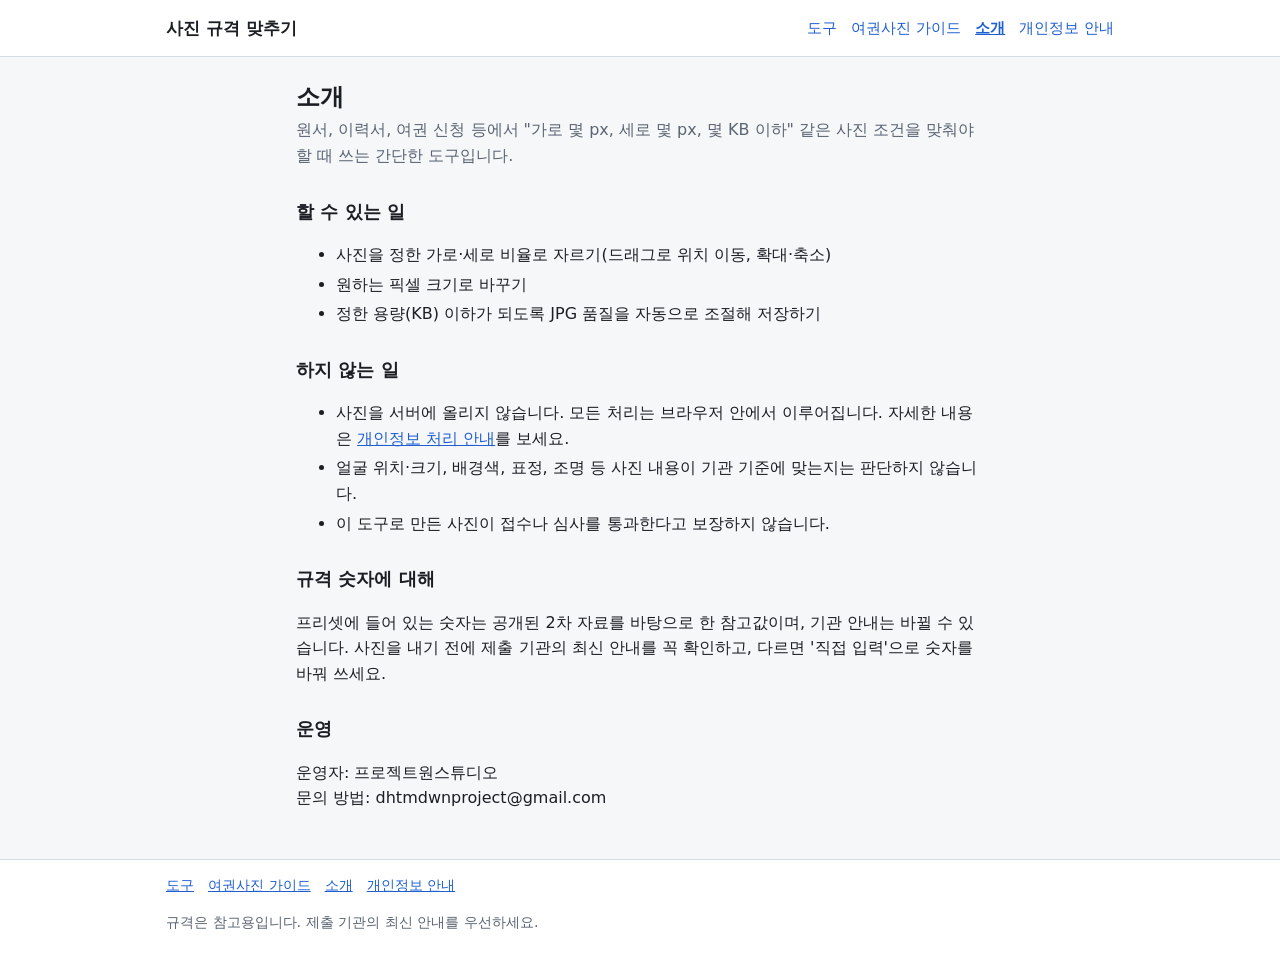
<file: project1/company-13-saas/photo-size/about.html>
<!doctype html>
<html lang="ko">
<head>
<meta charset="utf-8">
<meta name="viewport" content="width=device-width, initial-scale=1">
<meta http-equiv="Content-Security-Policy" content="default-src 'none'; style-src 'self'; img-src 'self' data:; connect-src 'none'; form-action 'none'; base-uri 'none'">
<meta name="referrer" content="no-referrer">
<title>소개 - 사진 규격 맞추기</title>
<meta name="description" content="사진을 업로드하지 않고 브라우저에서 증명사진·여권사진 크기와 용량을 맞추는 도구를 소개합니다.">
<link rel="icon" href="data:,">
<link rel="stylesheet" href="css/style.css">
</head>
<body>
<a class="skip" href="#main">본문으로 건너뛰기</a>
<header class="site-header">
  <div class="inner">
    <a class="brand" href="index.html">사진 규격 맞추기</a>
    <nav class="site-nav" aria-label="주 메뉴">
      <a href="index.html">도구</a>
      <a href="guide.html">여권사진 가이드</a>
      <a href="about.html" aria-current="page">소개</a>
      <a href="privacy.html">개인정보 안내</a>
    </nav>
  </div>
</header>
<main id="main" class="prose">
  <h1>소개</h1>
  <p class="lead">원서, 이력서, 여권 신청 등에서 "가로 몇 px, 세로 몇 px, 몇 KB 이하" 같은 사진 조건을 맞춰야 할 때 쓰는 간단한 도구입니다.</p>

  <h2>할 수 있는 일</h2>
  <ul>
    <li>사진을 정한 가로·세로 비율로 자르기(드래그로 위치 이동, 확대·축소)</li>
    <li>원하는 픽셀 크기로 바꾸기</li>
    <li>정한 용량(KB) 이하가 되도록 JPG 품질을 자동으로 조절해 저장하기</li>
  </ul>

  <h2>하지 않는 일</h2>
  <ul>
    <li>사진을 서버에 올리지 않습니다. 모든 처리는 브라우저 안에서 이루어집니다. 자세한 내용은 <a href="privacy.html">개인정보 처리 안내</a>를 보세요.</li>
    <li>얼굴 위치·크기, 배경색, 표정, 조명 등 사진 내용이 기관 기준에 맞는지는 판단하지 않습니다.</li>
    <li>이 도구로 만든 사진이 접수나 심사를 통과한다고 보장하지 않습니다.</li>
  </ul>

  <h2>규격 숫자에 대해</h2>
  <p>프리셋에 들어 있는 숫자는 공개된 2차 자료를 바탕으로 한 참고값이며, 기관 안내는 바뀔 수 있습니다. 사진을 내기 전에 제출 기관의 최신 안내를 꼭 확인하고, 다르면 '직접 입력'으로 숫자를 바꿔 쓰세요.</p>

  <h2>운영</h2>
  <p>운영자: 프로젝트원스튜디오<br>문의 방법: dhtmdwnproject@gmail.com</p>
</main>
<footer class="site-footer">
  <div class="inner">
    <nav aria-label="하단 메뉴">
      <a href="index.html">도구</a>
      <a href="guide.html">여권사진 가이드</a>
      <a href="about.html">소개</a>
      <a href="privacy.html">개인정보 안내</a>
    </nav>
    <p>규격은 참고용입니다. 제출 기관의 최신 안내를 우선하세요.</p>
  </div>
</footer>
</body>
</html>
</file>
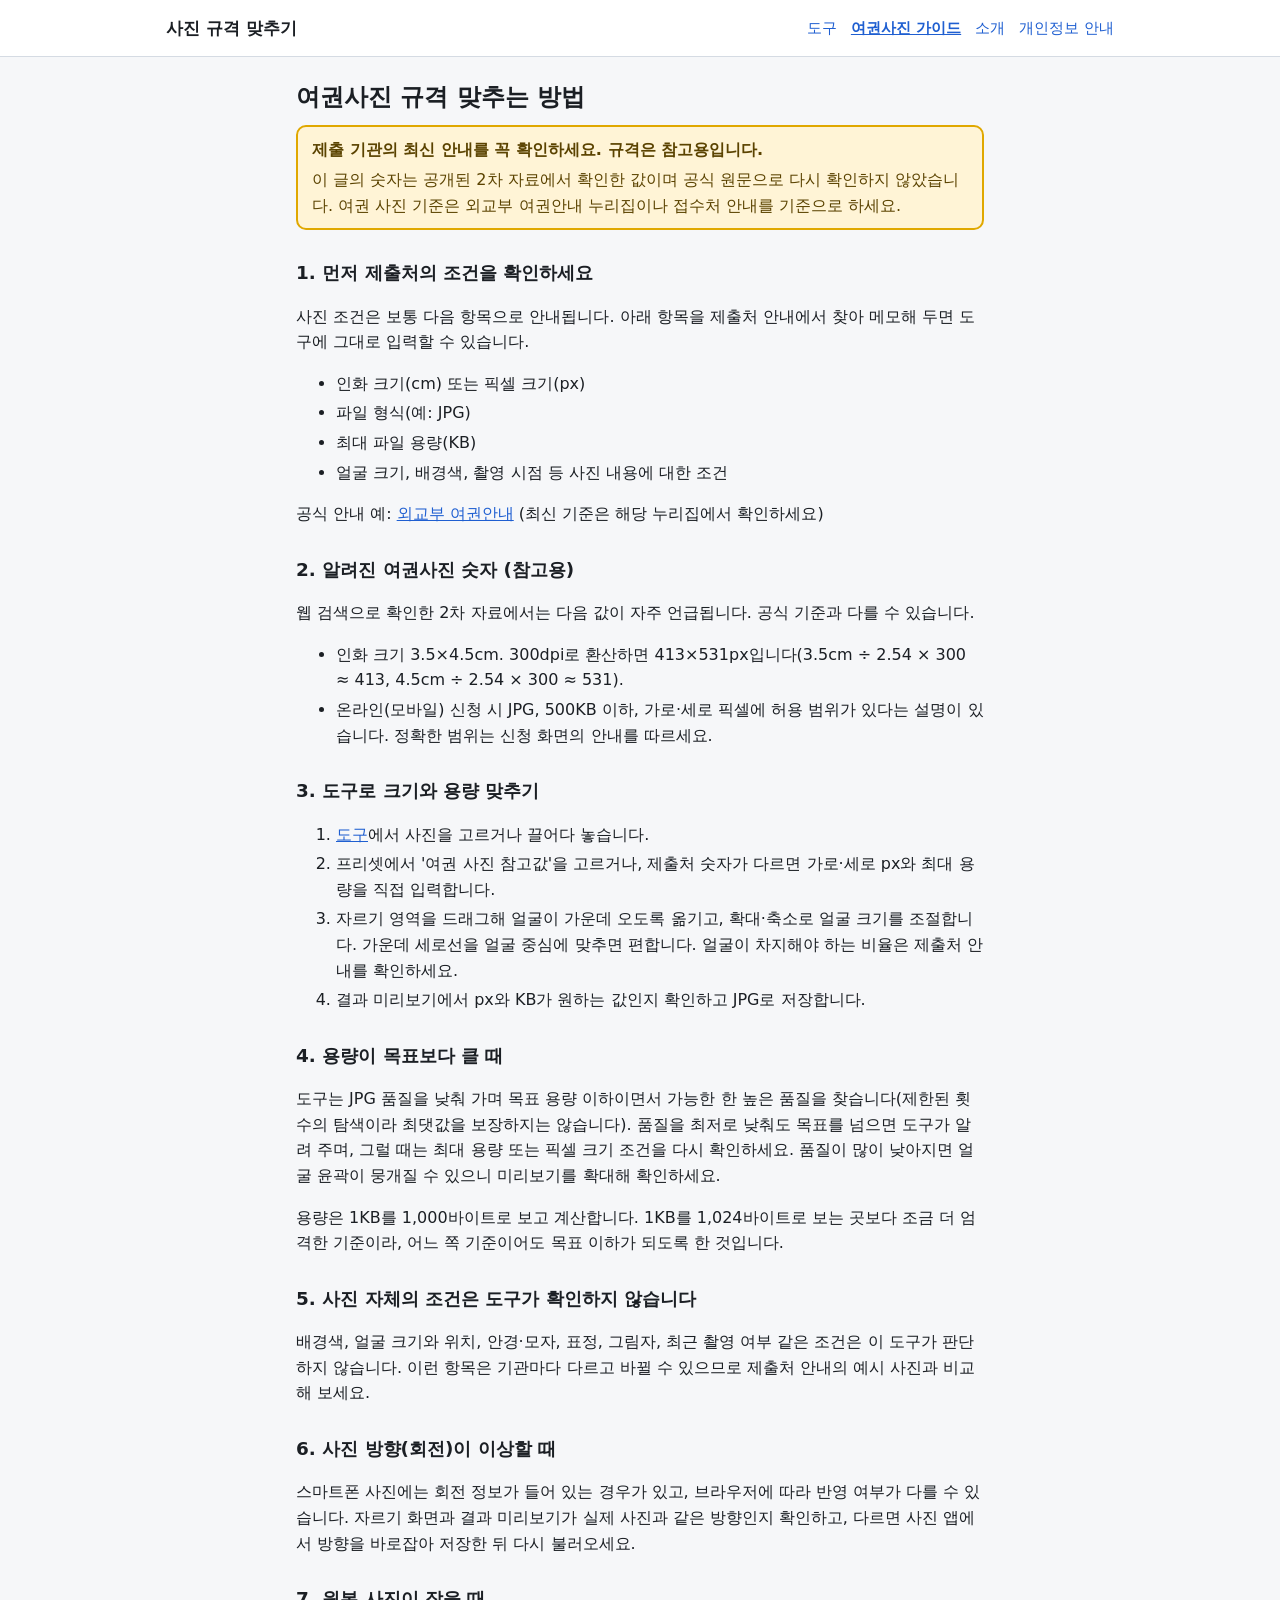
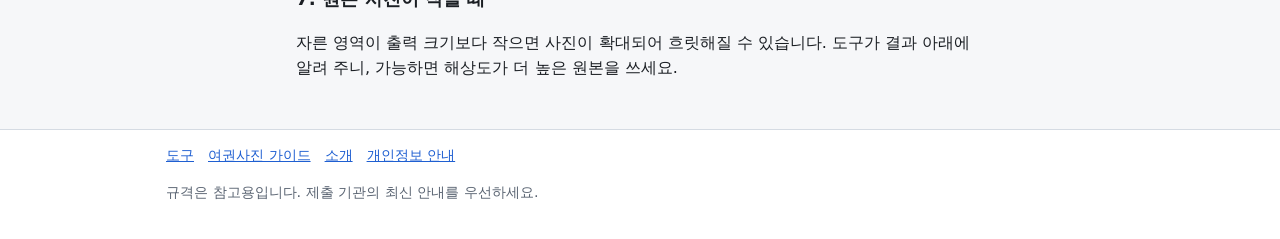
<file: project1/company-13-saas/photo-size/guide.html>
<!doctype html>
<html lang="ko">
<head>
<meta charset="utf-8">
<meta name="viewport" content="width=device-width, initial-scale=1">
<meta http-equiv="Content-Security-Policy" content="default-src 'none'; style-src 'self'; img-src 'self' data:; connect-src 'none'; form-action 'none'; base-uri 'none'">
<meta name="referrer" content="no-referrer">
<title>여권사진 규격 맞추는 방법 - 사진 규격 맞추기</title>
<meta name="description" content="여권사진을 온라인으로 제출할 때 픽셀 크기와 용량을 맞추는 순서와 확인할 점을 정리했습니다.">
<link rel="icon" href="data:,">
<link rel="stylesheet" href="css/style.css">
</head>
<body>
<a class="skip" href="#main">본문으로 건너뛰기</a>
<header class="site-header">
  <div class="inner">
    <a class="brand" href="index.html">사진 규격 맞추기</a>
    <nav class="site-nav" aria-label="주 메뉴">
      <a href="index.html">도구</a>
      <a href="guide.html" aria-current="page">여권사진 가이드</a>
      <a href="about.html">소개</a>
      <a href="privacy.html">개인정보 안내</a>
    </nav>
  </div>
</header>
<main id="main" class="prose">
  <h1>여권사진 규격 맞추는 방법</h1>
  <div class="notice" role="note">
    <p>제출 기관의 최신 안내를 꼭 확인하세요. 규격은 참고용입니다.</p>
    <p>이 글의 숫자는 공개된 2차 자료에서 확인한 값이며 공식 원문으로 다시 확인하지 않았습니다. 여권 사진 기준은 외교부 여권안내 누리집이나 접수처 안내를 기준으로 하세요.</p>
  </div>

  <h2>1. 먼저 제출처의 조건을 확인하세요</h2>
  <p>사진 조건은 보통 다음 항목으로 안내됩니다. 아래 항목을 제출처 안내에서 찾아 메모해 두면 도구에 그대로 입력할 수 있습니다.</p>
  <ul>
    <li>인화 크기(cm) 또는 픽셀 크기(px)</li>
    <li>파일 형식(예: JPG)</li>
    <li>최대 파일 용량(KB)</li>
    <li>얼굴 크기, 배경색, 촬영 시점 등 사진 내용에 대한 조건</li>
  </ul>
  <p>공식 안내 예: <a href="https://www.passport.go.kr/" rel="noopener noreferrer">외교부 여권안내</a> (최신 기준은 해당 누리집에서 확인하세요)</p>

  <h2>2. 알려진 여권사진 숫자 (참고용)</h2>
  <p>웹 검색으로 확인한 2차 자료에서는 다음 값이 자주 언급됩니다. 공식 기준과 다를 수 있습니다.</p>
  <ul>
    <li>인화 크기 3.5×4.5cm. 300dpi로 환산하면 413×531px입니다(3.5cm ÷ 2.54 × 300 ≈ 413, 4.5cm ÷ 2.54 × 300 ≈ 531).</li>
    <li>온라인(모바일) 신청 시 JPG, 500KB 이하, 가로·세로 픽셀에 허용 범위가 있다는 설명이 있습니다. 정확한 범위는 신청 화면의 안내를 따르세요.</li>
  </ul>

  <h2>3. 도구로 크기와 용량 맞추기</h2>
  <ol>
    <li><a href="index.html">도구</a>에서 사진을 고르거나 끌어다 놓습니다.</li>
    <li>프리셋에서 '여권 사진 참고값'을 고르거나, 제출처 숫자가 다르면 가로·세로 px와 최대 용량을 직접 입력합니다.</li>
    <li>자르기 영역을 드래그해 얼굴이 가운데 오도록 옮기고, 확대·축소로 얼굴 크기를 조절합니다. 가운데 세로선을 얼굴 중심에 맞추면 편합니다. 얼굴이 차지해야 하는 비율은 제출처 안내를 확인하세요.</li>
    <li>결과 미리보기에서 px와 KB가 원하는 값인지 확인하고 JPG로 저장합니다.</li>
  </ol>

  <h2>4. 용량이 목표보다 클 때</h2>
  <p>도구는 JPG 품질을 낮춰 가며 목표 용량 이하이면서 가능한 한 높은 품질을 찾습니다(제한된 횟수의 탐색이라 최댓값을 보장하지는 않습니다). 품질을 최저로 낮춰도 목표를 넘으면 도구가 알려 주며, 그럴 때는 최대 용량 또는 픽셀 크기 조건을 다시 확인하세요. 품질이 많이 낮아지면 얼굴 윤곽이 뭉개질 수 있으니 미리보기를 확대해 확인하세요.</p>
  <p>용량은 1KB를 1,000바이트로 보고 계산합니다. 1KB를 1,024바이트로 보는 곳보다 조금 더 엄격한 기준이라, 어느 쪽 기준이어도 목표 이하가 되도록 한 것입니다.</p>

  <h2>5. 사진 자체의 조건은 도구가 확인하지 않습니다</h2>
  <p>배경색, 얼굴 크기와 위치, 안경·모자, 표정, 그림자, 최근 촬영 여부 같은 조건은 이 도구가 판단하지 않습니다. 이런 항목은 기관마다 다르고 바뀔 수 있으므로 제출처 안내의 예시 사진과 비교해 보세요.</p>

  <h2>6. 사진 방향(회전)이 이상할 때</h2>
  <p>스마트폰 사진에는 회전 정보가 들어 있는 경우가 있고, 브라우저에 따라 반영 여부가 다를 수 있습니다. 자르기 화면과 결과 미리보기가 실제 사진과 같은 방향인지 확인하고, 다르면 사진 앱에서 방향을 바로잡아 저장한 뒤 다시 불러오세요.</p>

  <h2>7. 원본 사진이 작을 때</h2>
  <p>자른 영역이 출력 크기보다 작으면 사진이 확대되어 흐릿해질 수 있습니다. 도구가 결과 아래에 알려 주니, 가능하면 해상도가 더 높은 원본을 쓰세요.</p>
</main>
<footer class="site-footer">
  <div class="inner">
    <nav aria-label="하단 메뉴">
      <a href="index.html">도구</a>
      <a href="guide.html">여권사진 가이드</a>
      <a href="about.html">소개</a>
      <a href="privacy.html">개인정보 안내</a>
    </nav>
    <p>규격은 참고용입니다. 제출 기관의 최신 안내를 우선하세요.</p>
  </div>
</footer>
</body>
</html>
</file>
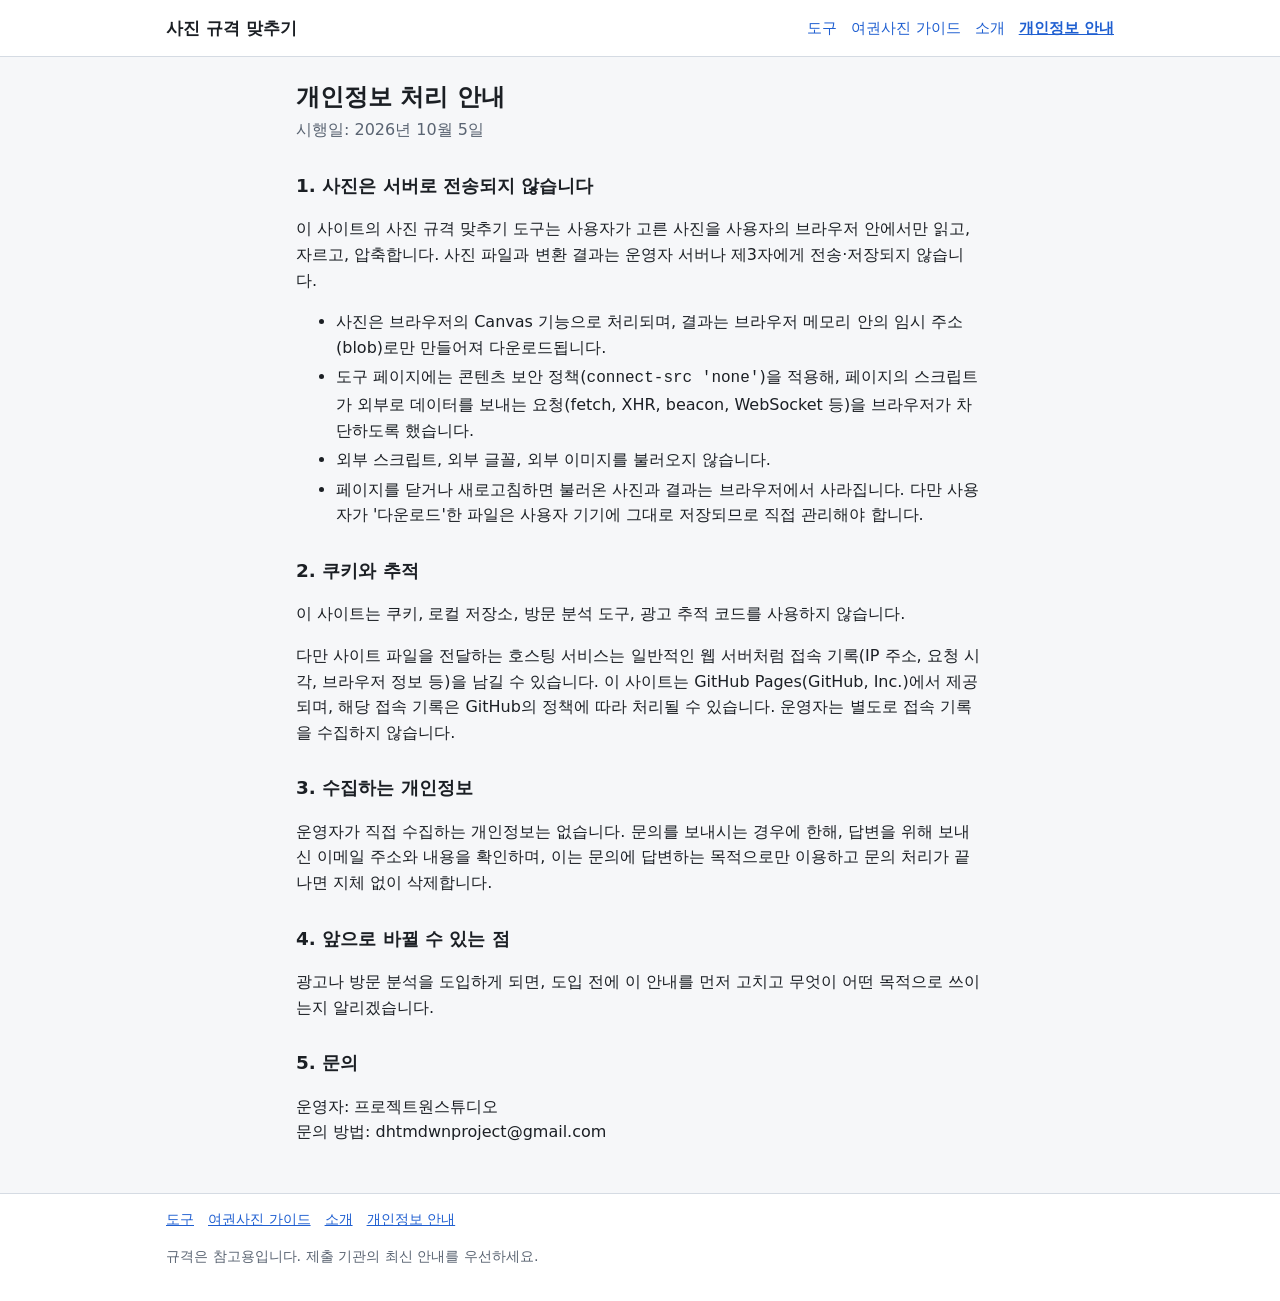
<file: project1/company-13-saas/photo-size/privacy.html>
<!doctype html>
<html lang="ko">
<head>
<meta charset="utf-8">
<meta name="viewport" content="width=device-width, initial-scale=1">
<meta http-equiv="Content-Security-Policy" content="default-src 'none'; style-src 'self'; img-src 'self' data:; connect-src 'none'; form-action 'none'; base-uri 'none'">
<meta name="referrer" content="no-referrer">
<title>개인정보 처리 안내 - 사진 규격 맞추기</title>
<meta name="description" content="사진 규격 맞추기 도구의 개인정보 처리 안내입니다. 사진은 서버로 전송되지 않습니다.">
<link rel="icon" href="data:,">
<link rel="stylesheet" href="css/style.css">
</head>
<body>
<a class="skip" href="#main">본문으로 건너뛰기</a>
<header class="site-header">
  <div class="inner">
    <a class="brand" href="index.html">사진 규격 맞추기</a>
    <nav class="site-nav" aria-label="주 메뉴">
      <a href="index.html">도구</a>
      <a href="guide.html">여권사진 가이드</a>
      <a href="about.html">소개</a>
      <a href="privacy.html" aria-current="page">개인정보 안내</a>
    </nav>
  </div>
</header>
<main id="main" class="prose">
  <h1>개인정보 처리 안내</h1>
  <p class="lead">시행일: 2026년 10월 5일</p>

  <h2>1. 사진은 서버로 전송되지 않습니다</h2>
  <p>이 사이트의 사진 규격 맞추기 도구는 사용자가 고른 사진을 사용자의 브라우저 안에서만 읽고, 자르고, 압축합니다. 사진 파일과 변환 결과는 운영자 서버나 제3자에게 전송·저장되지 않습니다.</p>
  <ul>
    <li>사진은 브라우저의 Canvas 기능으로 처리되며, 결과는 브라우저 메모리 안의 임시 주소(blob)로만 만들어져 다운로드됩니다.</li>
    <li>도구 페이지에는 콘텐츠 보안 정책(<code>connect-src 'none'</code>)을 적용해, 페이지의 스크립트가 외부로 데이터를 보내는 요청(fetch, XHR, beacon, WebSocket 등)을 브라우저가 차단하도록 했습니다.</li>
    <li>외부 스크립트, 외부 글꼴, 외부 이미지를 불러오지 않습니다.</li>
    <li>페이지를 닫거나 새로고침하면 불러온 사진과 결과는 브라우저에서 사라집니다. 다만 사용자가 '다운로드'한 파일은 사용자 기기에 그대로 저장되므로 직접 관리해야 합니다.</li>
  </ul>

  <h2>2. 쿠키와 추적</h2>
  <p>이 사이트는 쿠키, 로컬 저장소, 방문 분석 도구, 광고 추적 코드를 사용하지 않습니다.</p>
  <p>다만 사이트 파일을 전달하는 호스팅 서비스는 일반적인 웹 서버처럼 접속 기록(IP 주소, 요청 시각, 브라우저 정보 등)을 남길 수 있습니다. 이 사이트는 GitHub Pages(GitHub, Inc.)에서 제공되며, 해당 접속 기록은 GitHub의 정책에 따라 처리될 수 있습니다. 운영자는 별도로 접속 기록을 수집하지 않습니다.</p>

  <h2>3. 수집하는 개인정보</h2>
  <p>운영자가 직접 수집하는 개인정보는 없습니다. 문의를 보내시는 경우에 한해, 답변을 위해 보내신 이메일 주소와 내용을 확인하며, 이는 문의에 답변하는 목적으로만 이용하고 문의 처리가 끝나면 지체 없이 삭제합니다.</p>

  <h2>4. 앞으로 바뀔 수 있는 점</h2>
  <p>광고나 방문 분석을 도입하게 되면, 도입 전에 이 안내를 먼저 고치고 무엇이 어떤 목적으로 쓰이는지 알리겠습니다.</p>

  <h2>5. 문의</h2>
  <p>운영자: 프로젝트원스튜디오<br>
  문의 방법: dhtmdwnproject@gmail.com</p>
</main>
<footer class="site-footer">
  <div class="inner">
    <nav aria-label="하단 메뉴">
      <a href="index.html">도구</a>
      <a href="guide.html">여권사진 가이드</a>
      <a href="about.html">소개</a>
      <a href="privacy.html">개인정보 안내</a>
    </nav>
    <p>규격은 참고용입니다. 제출 기관의 최신 안내를 우선하세요.</p>
  </div>
</footer>
</body>
</html>
</file>
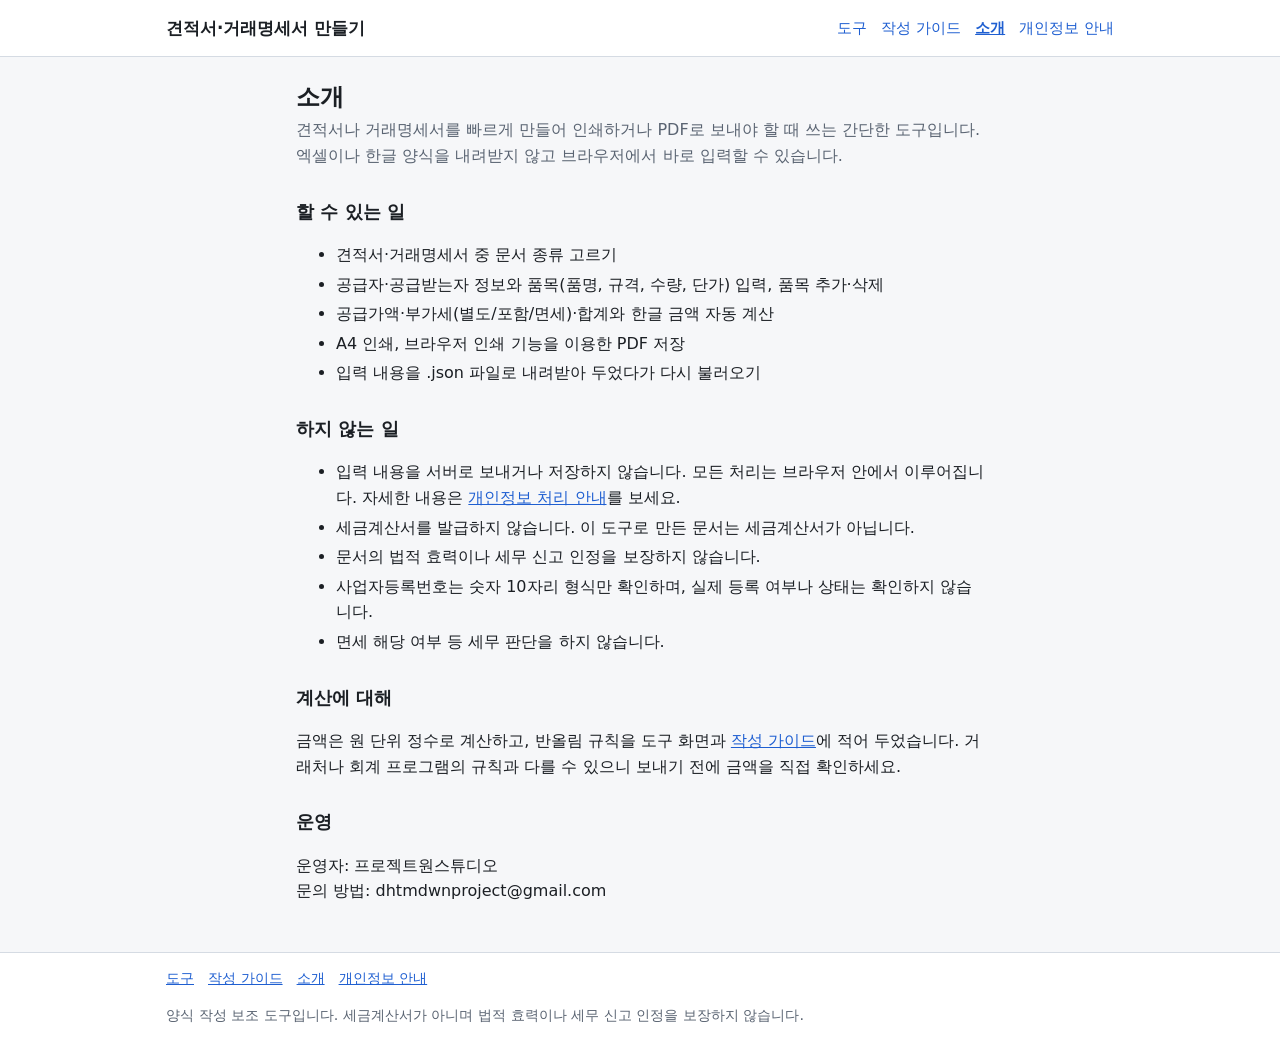
<file: project1/company-13-saas/quote-maker/about.html>
<!doctype html>
<html lang="ko">
<head>
<meta charset="utf-8">
<meta name="viewport" content="width=device-width, initial-scale=1">
<meta http-equiv="Content-Security-Policy" content="default-src 'none'; style-src 'self'; img-src 'self' data:; connect-src 'none'; form-action 'none'; base-uri 'none'">
<meta name="referrer" content="no-referrer">
<title>소개 - 견적서·거래명세서 만들기</title>
<meta name="description" content="견적서·거래명세서 만들기 도구가 하는 일과 하지 않는 일, 운영자 정보입니다.">
<link rel="icon" href="data:,">
<link rel="stylesheet" href="css/style.css">
</head>
<body>
<a class="skip" href="#main">본문으로 건너뛰기</a>
<header class="site-header">
  <div class="inner">
    <a class="brand" href="index.html">견적서·거래명세서 만들기</a>
    <nav class="site-nav" aria-label="주 메뉴">
      <a href="index.html">도구</a>
      <a href="guide.html">작성 가이드</a>
      <a href="about.html" aria-current="page">소개</a>
      <a href="privacy.html">개인정보 안내</a>
    </nav>
  </div>
</header>
<main id="main" class="prose">
<h1>소개</h1>
  <p class="lead">견적서나 거래명세서를 빠르게 만들어 인쇄하거나 PDF로 보내야 할 때 쓰는 간단한 도구입니다. 엑셀이나 한글 양식을 내려받지 않고 브라우저에서 바로 입력할 수 있습니다.</p>

  <h2>할 수 있는 일</h2>
  <ul>
    <li>견적서·거래명세서 중 문서 종류 고르기</li>
    <li>공급자·공급받는자 정보와 품목(품명, 규격, 수량, 단가) 입력, 품목 추가·삭제</li>
    <li>공급가액·부가세(별도/포함/면세)·합계와 한글 금액 자동 계산</li>
    <li>A4 인쇄, 브라우저 인쇄 기능을 이용한 PDF 저장</li>
    <li>입력 내용을 .json 파일로 내려받아 두었다가 다시 불러오기</li>
  </ul>

  <h2>하지 않는 일</h2>
  <ul>
    <li>입력 내용을 서버로 보내거나 저장하지 않습니다. 모든 처리는 브라우저 안에서 이루어집니다. 자세한 내용은 <a href="privacy.html">개인정보 처리 안내</a>를 보세요.</li>
    <li>세금계산서를 발급하지 않습니다. 이 도구로 만든 문서는 세금계산서가 아닙니다.</li>
    <li>문서의 법적 효력이나 세무 신고 인정을 보장하지 않습니다.</li>
    <li>사업자등록번호는 숫자 10자리 형식만 확인하며, 실제 등록 여부나 상태는 확인하지 않습니다.</li>
    <li>면세 해당 여부 등 세무 판단을 하지 않습니다.</li>
  </ul>

  <h2>계산에 대해</h2>
  <p>금액은 원 단위 정수로 계산하고, 반올림 규칙을 도구 화면과 <a href="guide.html">작성 가이드</a>에 적어 두었습니다. 거래처나 회계 프로그램의 규칙과 다를 수 있으니 보내기 전에 금액을 직접 확인하세요.</p>

  <h2>운영</h2>
  <p>운영자: 프로젝트원스튜디오<br>문의 방법: dhtmdwnproject@gmail.com</p>
</main>
<footer class="site-footer">
  <div class="inner">
    <nav aria-label="하단 메뉴">
      <a href="index.html">도구</a>
      <a href="guide.html">작성 가이드</a>
      <a href="about.html">소개</a>
      <a href="privacy.html">개인정보 안내</a>
    </nav>
    <p>양식 작성 보조 도구입니다. 세금계산서가 아니며 법적 효력이나 세무 신고 인정을 보장하지 않습니다.</p>
  </div>
</footer>
</body>
</html>
</file>
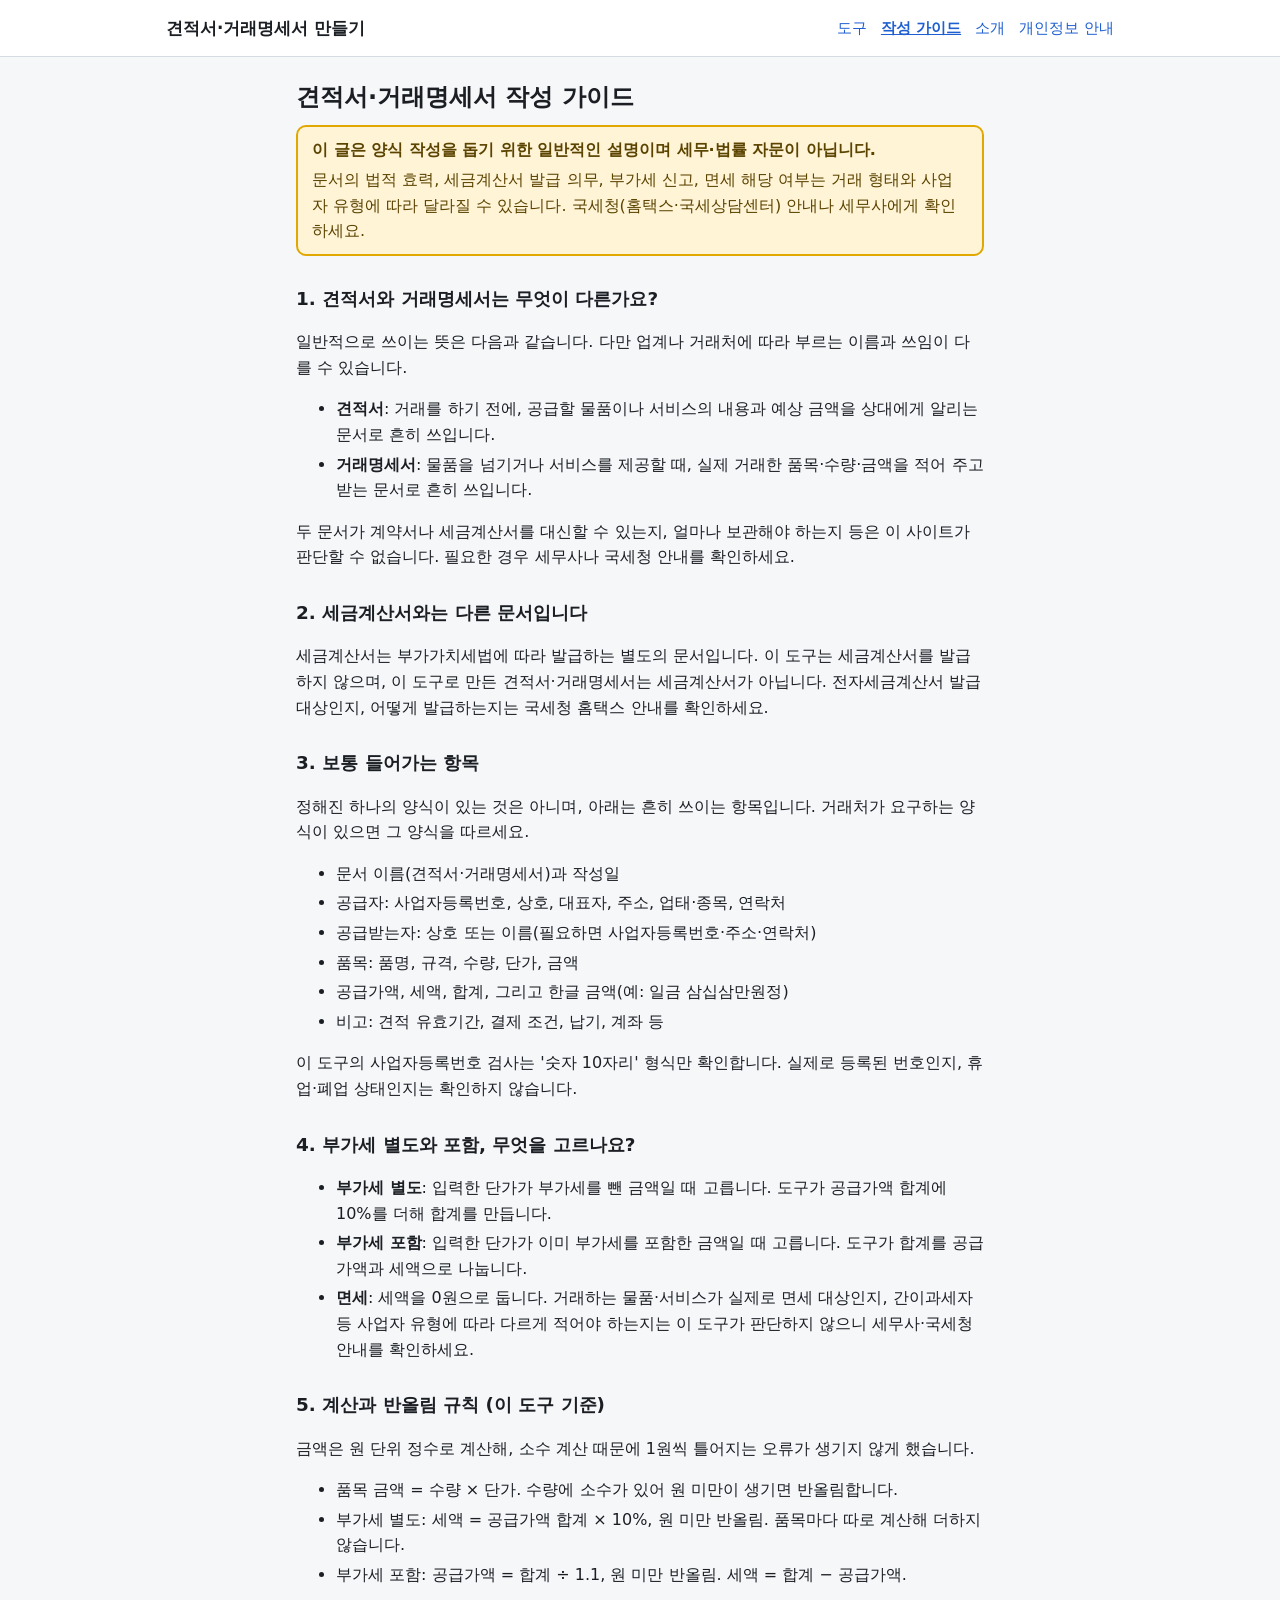
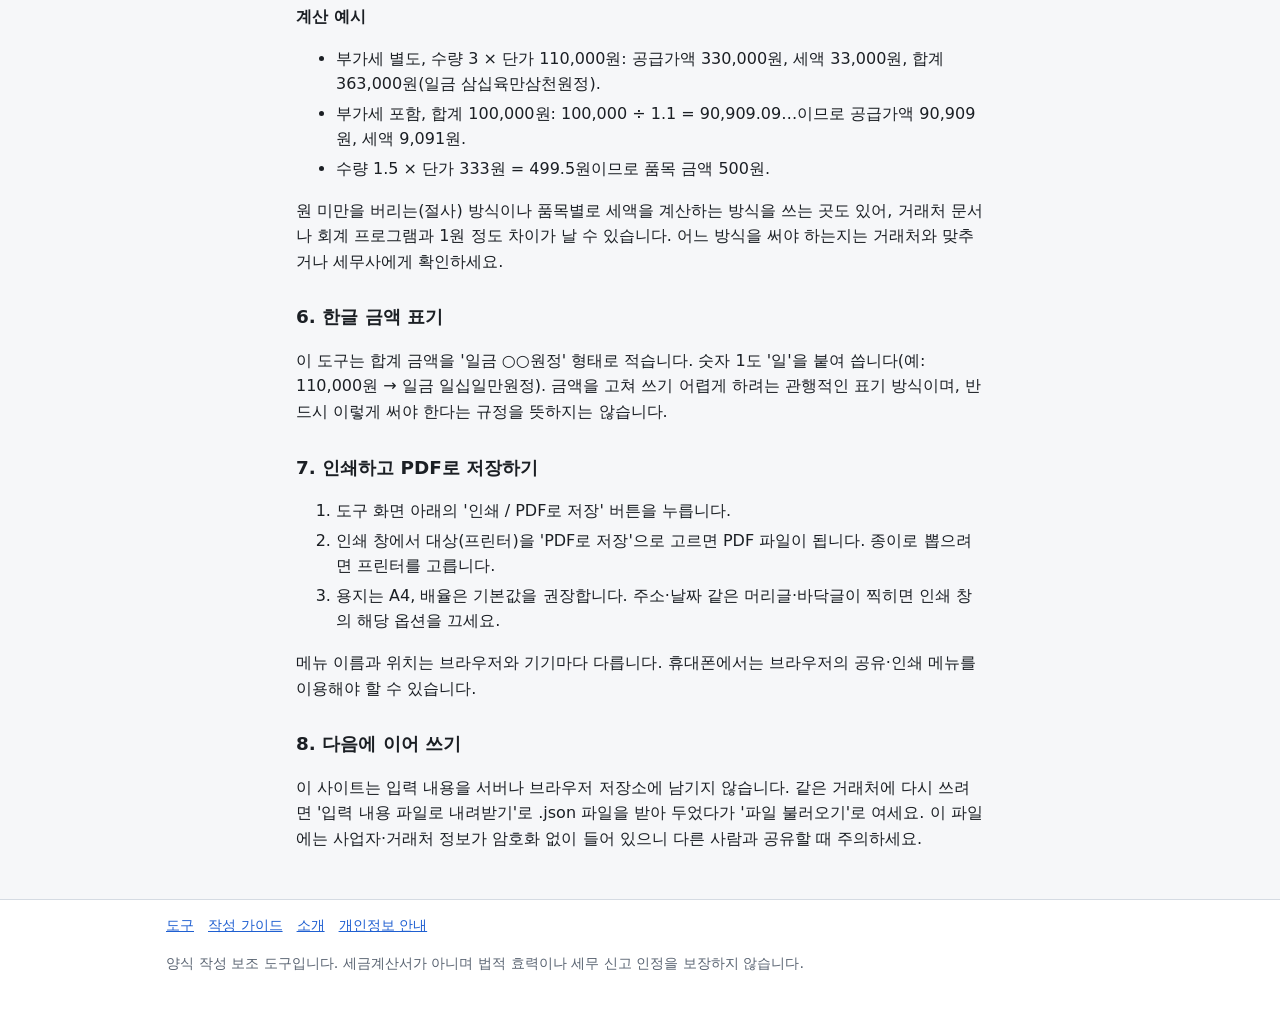
<file: project1/company-13-saas/quote-maker/guide.html>
<!doctype html>
<html lang="ko">
<head>
<meta charset="utf-8">
<meta name="viewport" content="width=device-width, initial-scale=1">
<meta http-equiv="Content-Security-Policy" content="default-src 'none'; style-src 'self'; img-src 'self' data:; connect-src 'none'; form-action 'none'; base-uri 'none'">
<meta name="referrer" content="no-referrer">
<title>견적서·거래명세서 작성 가이드 - 부가세 계산과 인쇄</title>
<meta name="description" content="견적서와 거래명세서에 보통 들어가는 항목, 부가세 별도·포함 계산 방법, 인쇄·PDF 저장 방법을 정리했습니다.">
<link rel="icon" href="data:,">
<link rel="stylesheet" href="css/style.css">
</head>
<body>
<a class="skip" href="#main">본문으로 건너뛰기</a>
<header class="site-header">
  <div class="inner">
    <a class="brand" href="index.html">견적서·거래명세서 만들기</a>
    <nav class="site-nav" aria-label="주 메뉴">
      <a href="index.html">도구</a>
      <a href="guide.html" aria-current="page">작성 가이드</a>
      <a href="about.html">소개</a>
      <a href="privacy.html">개인정보 안내</a>
    </nav>
  </div>
</header>
<main id="main" class="prose">
<h1>견적서·거래명세서 작성 가이드</h1>
  <div class="notice" role="note">
    <p>이 글은 양식 작성을 돕기 위한 일반적인 설명이며 세무·법률 자문이 아닙니다.</p>
    <p>문서의 법적 효력, 세금계산서 발급 의무, 부가세 신고, 면세 해당 여부는 거래 형태와 사업자 유형에 따라 달라질 수 있습니다. 국세청(홈택스·국세상담센터) 안내나 세무사에게 확인하세요.</p>
  </div>

  <h2>1. 견적서와 거래명세서는 무엇이 다른가요?</h2>
  <p>일반적으로 쓰이는 뜻은 다음과 같습니다. 다만 업계나 거래처에 따라 부르는 이름과 쓰임이 다를 수 있습니다.</p>
  <ul>
    <li><strong>견적서</strong>: 거래를 하기 전에, 공급할 물품이나 서비스의 내용과 예상 금액을 상대에게 알리는 문서로 흔히 쓰입니다.</li>
    <li><strong>거래명세서</strong>: 물품을 넘기거나 서비스를 제공할 때, 실제 거래한 품목·수량·금액을 적어 주고받는 문서로 흔히 쓰입니다.</li>
  </ul>
  <p>두 문서가 계약서나 세금계산서를 대신할 수 있는지, 얼마나 보관해야 하는지 등은 이 사이트가 판단할 수 없습니다. 필요한 경우 세무사나 국세청 안내를 확인하세요.</p>

  <h2>2. 세금계산서와는 다른 문서입니다</h2>
  <p>세금계산서는 부가가치세법에 따라 발급하는 별도의 문서입니다. 이 도구는 세금계산서를 발급하지 않으며, 이 도구로 만든 견적서·거래명세서는 세금계산서가 아닙니다. 전자세금계산서 발급 대상인지, 어떻게 발급하는지는 국세청 홈택스 안내를 확인하세요.</p>

  <h2>3. 보통 들어가는 항목</h2>
  <p>정해진 하나의 양식이 있는 것은 아니며, 아래는 흔히 쓰이는 항목입니다. 거래처가 요구하는 양식이 있으면 그 양식을 따르세요.</p>
  <ul>
    <li>문서 이름(견적서·거래명세서)과 작성일</li>
    <li>공급자: 사업자등록번호, 상호, 대표자, 주소, 업태·종목, 연락처</li>
    <li>공급받는자: 상호 또는 이름(필요하면 사업자등록번호·주소·연락처)</li>
    <li>품목: 품명, 규격, 수량, 단가, 금액</li>
    <li>공급가액, 세액, 합계, 그리고 한글 금액(예: 일금 삼십삼만원정)</li>
    <li>비고: 견적 유효기간, 결제 조건, 납기, 계좌 등</li>
  </ul>
  <p>이 도구의 사업자등록번호 검사는 '숫자 10자리' 형식만 확인합니다. 실제로 등록된 번호인지, 휴업·폐업 상태인지는 확인하지 않습니다.</p>

  <h2>4. 부가세 별도와 포함, 무엇을 고르나요?</h2>
  <ul>
    <li><strong>부가세 별도</strong>: 입력한 단가가 부가세를 뺀 금액일 때 고릅니다. 도구가 공급가액 합계에 10%를 더해 합계를 만듭니다.</li>
    <li><strong>부가세 포함</strong>: 입력한 단가가 이미 부가세를 포함한 금액일 때 고릅니다. 도구가 합계를 공급가액과 세액으로 나눕니다.</li>
    <li><strong>면세</strong>: 세액을 0원으로 둡니다. 거래하는 물품·서비스가 실제로 면세 대상인지, 간이과세자 등 사업자 유형에 따라 다르게 적어야 하는지는 이 도구가 판단하지 않으니 세무사·국세청 안내를 확인하세요.</li>
  </ul>

  <h2>5. 계산과 반올림 규칙 (이 도구 기준)</h2>
  <p>금액은 원 단위 정수로 계산해, 소수 계산 때문에 1원씩 틀어지는 오류가 생기지 않게 했습니다.</p>
  <ul>
    <li>품목 금액 = 수량 × 단가. 수량에 소수가 있어 원 미만이 생기면 반올림합니다.</li>
    <li>부가세 별도: 세액 = 공급가액 합계 × 10%, 원 미만 반올림. 품목마다 따로 계산해 더하지 않습니다.</li>
    <li>부가세 포함: 공급가액 = 합계 ÷ 1.1, 원 미만 반올림. 세액 = 합계 − 공급가액.</li>
  </ul>
  <h3>계산 예시</h3>
  <ul>
    <li>부가세 별도, 수량 3 × 단가 110,000원: 공급가액 330,000원, 세액 33,000원, 합계 363,000원(일금 삼십육만삼천원정).</li>
    <li>부가세 포함, 합계 100,000원: 100,000 ÷ 1.1 = 90,909.09…이므로 공급가액 90,909원, 세액 9,091원.</li>
    <li>수량 1.5 × 단가 333원 = 499.5원이므로 품목 금액 500원.</li>
  </ul>
  <p>원 미만을 버리는(절사) 방식이나 품목별로 세액을 계산하는 방식을 쓰는 곳도 있어, 거래처 문서나 회계 프로그램과 1원 정도 차이가 날 수 있습니다. 어느 방식을 써야 하는지는 거래처와 맞추거나 세무사에게 확인하세요.</p>

  <h2>6. 한글 금액 표기</h2>
  <p>이 도구는 합계 금액을 '일금 ○○원정' 형태로 적습니다. 숫자 1도 '일'을 붙여 씁니다(예: 110,000원 → 일금 일십일만원정). 금액을 고쳐 쓰기 어렵게 하려는 관행적인 표기 방식이며, 반드시 이렇게 써야 한다는 규정을 뜻하지는 않습니다.</p>

  <h2>7. 인쇄하고 PDF로 저장하기</h2>
  <ol>
    <li>도구 화면 아래의 '인쇄 / PDF로 저장' 버튼을 누릅니다.</li>
    <li>인쇄 창에서 대상(프린터)을 'PDF로 저장'으로 고르면 PDF 파일이 됩니다. 종이로 뽑으려면 프린터를 고릅니다.</li>
    <li>용지는 A4, 배율은 기본값을 권장합니다. 주소·날짜 같은 머리글·바닥글이 찍히면 인쇄 창의 해당 옵션을 끄세요.</li>
  </ol>
  <p>메뉴 이름과 위치는 브라우저와 기기마다 다릅니다. 휴대폰에서는 브라우저의 공유·인쇄 메뉴를 이용해야 할 수 있습니다.</p>

  <h2>8. 다음에 이어 쓰기</h2>
  <p>이 사이트는 입력 내용을 서버나 브라우저 저장소에 남기지 않습니다. 같은 거래처에 다시 쓰려면 '입력 내용 파일로 내려받기'로 .json 파일을 받아 두었다가 '파일 불러오기'로 여세요. 이 파일에는 사업자·거래처 정보가 암호화 없이 들어 있으니 다른 사람과 공유할 때 주의하세요.</p>
</main>
<footer class="site-footer">
  <div class="inner">
    <nav aria-label="하단 메뉴">
      <a href="index.html">도구</a>
      <a href="guide.html">작성 가이드</a>
      <a href="about.html">소개</a>
      <a href="privacy.html">개인정보 안내</a>
    </nav>
    <p>양식 작성 보조 도구입니다. 세금계산서가 아니며 법적 효력이나 세무 신고 인정을 보장하지 않습니다.</p>
  </div>
</footer>
</body>
</html>
</file>
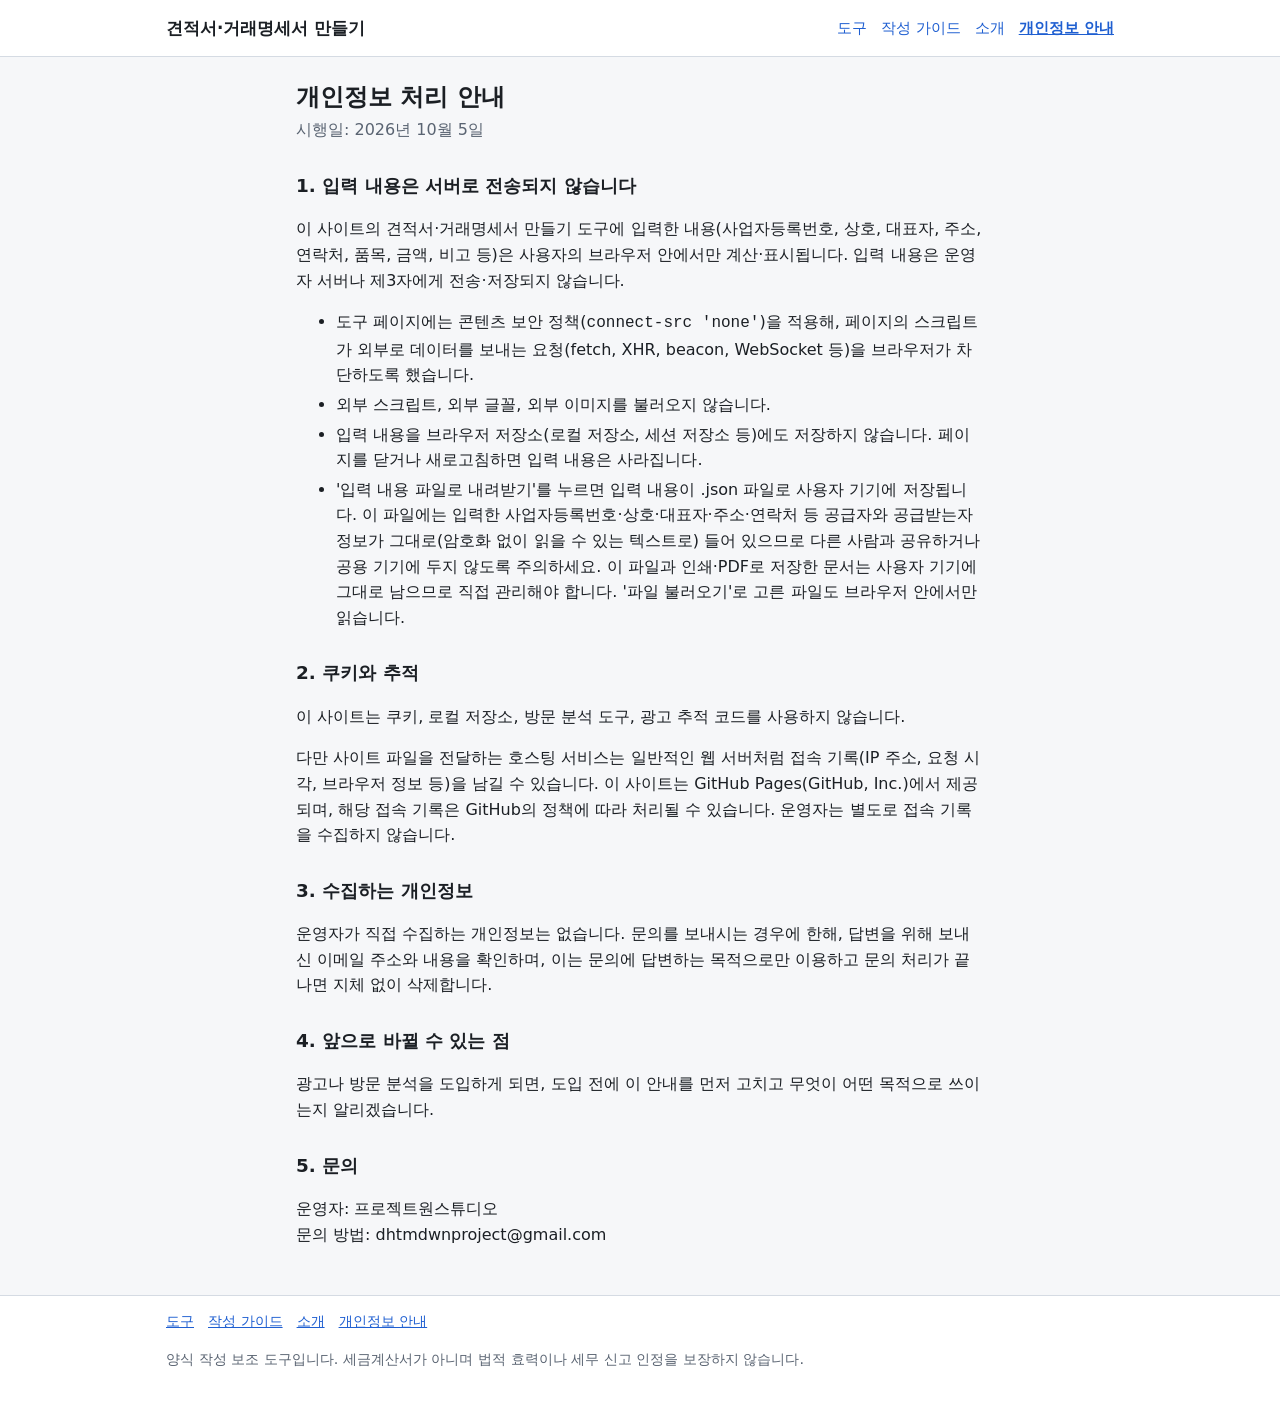
<file: project1/company-13-saas/quote-maker/privacy.html>
<!doctype html>
<html lang="ko">
<head>
<meta charset="utf-8">
<meta name="viewport" content="width=device-width, initial-scale=1">
<meta http-equiv="Content-Security-Policy" content="default-src 'none'; style-src 'self'; img-src 'self' data:; connect-src 'none'; form-action 'none'; base-uri 'none'">
<meta name="referrer" content="no-referrer">
<title>개인정보 처리 안내 - 견적서·거래명세서 만들기</title>
<meta name="description" content="견적서·거래명세서 만들기 도구의 개인정보 처리 안내입니다. 입력 내용은 서버로 전송되지 않습니다.">
<link rel="icon" href="data:,">
<link rel="stylesheet" href="css/style.css">
</head>
<body>
<a class="skip" href="#main">본문으로 건너뛰기</a>
<header class="site-header">
  <div class="inner">
    <a class="brand" href="index.html">견적서·거래명세서 만들기</a>
    <nav class="site-nav" aria-label="주 메뉴">
      <a href="index.html">도구</a>
      <a href="guide.html">작성 가이드</a>
      <a href="about.html">소개</a>
      <a href="privacy.html" aria-current="page">개인정보 안내</a>
    </nav>
  </div>
</header>
<main id="main" class="prose">
<h1>개인정보 처리 안내</h1>
  <p class="lead">시행일: 2026년 10월 5일</p>

  <h2>1. 입력 내용은 서버로 전송되지 않습니다</h2>
  <p>이 사이트의 견적서·거래명세서 만들기 도구에 입력한 내용(사업자등록번호, 상호, 대표자, 주소, 연락처, 품목, 금액, 비고 등)은 사용자의 브라우저 안에서만 계산·표시됩니다. 입력 내용은 운영자 서버나 제3자에게 전송·저장되지 않습니다.</p>
  <ul>
    <li>도구 페이지에는 콘텐츠 보안 정책(<code>connect-src 'none'</code>)을 적용해, 페이지의 스크립트가 외부로 데이터를 보내는 요청(fetch, XHR, beacon, WebSocket 등)을 브라우저가 차단하도록 했습니다.</li>
    <li>외부 스크립트, 외부 글꼴, 외부 이미지를 불러오지 않습니다.</li>
    <li>입력 내용을 브라우저 저장소(로컬 저장소, 세션 저장소 등)에도 저장하지 않습니다. 페이지를 닫거나 새로고침하면 입력 내용은 사라집니다.</li>
    <li>'입력 내용 파일로 내려받기'를 누르면 입력 내용이 .json 파일로 사용자 기기에 저장됩니다. 이 파일에는 입력한 사업자등록번호·상호·대표자·주소·연락처 등 공급자와 공급받는자 정보가 그대로(암호화 없이 읽을 수 있는 텍스트로) 들어 있으므로 다른 사람과 공유하거나 공용 기기에 두지 않도록 주의하세요. 이 파일과 인쇄·PDF로 저장한 문서는 사용자 기기에 그대로 남으므로 직접 관리해야 합니다. '파일 불러오기'로 고른 파일도 브라우저 안에서만 읽습니다.</li>
  </ul>

  <h2>2. 쿠키와 추적</h2>
  <p>이 사이트는 쿠키, 로컬 저장소, 방문 분석 도구, 광고 추적 코드를 사용하지 않습니다.</p>
  <p>다만 사이트 파일을 전달하는 호스팅 서비스는 일반적인 웹 서버처럼 접속 기록(IP 주소, 요청 시각, 브라우저 정보 등)을 남길 수 있습니다. 이 사이트는 GitHub Pages(GitHub, Inc.)에서 제공되며, 해당 접속 기록은 GitHub의 정책에 따라 처리될 수 있습니다. 운영자는 별도로 접속 기록을 수집하지 않습니다.</p>

  <h2>3. 수집하는 개인정보</h2>
  <p>운영자가 직접 수집하는 개인정보는 없습니다. 문의를 보내시는 경우에 한해, 답변을 위해 보내신 이메일 주소와 내용을 확인하며, 이는 문의에 답변하는 목적으로만 이용하고 문의 처리가 끝나면 지체 없이 삭제합니다.</p>

  <h2>4. 앞으로 바뀔 수 있는 점</h2>
  <p>광고나 방문 분석을 도입하게 되면, 도입 전에 이 안내를 먼저 고치고 무엇이 어떤 목적으로 쓰이는지 알리겠습니다.</p>

  <h2>5. 문의</h2>
  <p>운영자: 프로젝트원스튜디오<br>
  문의 방법: dhtmdwnproject@gmail.com</p>
</main>
<footer class="site-footer">
  <div class="inner">
    <nav aria-label="하단 메뉴">
      <a href="index.html">도구</a>
      <a href="guide.html">작성 가이드</a>
      <a href="about.html">소개</a>
      <a href="privacy.html">개인정보 안내</a>
    </nav>
    <p>양식 작성 보조 도구입니다. 세금계산서가 아니며 법적 효력이나 세무 신고 인정을 보장하지 않습니다.</p>
  </div>
</footer>
</body>
</html>
</file>
<file: project1/company-13-saas/photo-size/css/style.css>
/* 증명사진 규격 맞추기 - 공통 스타일 (외부 폰트/리소스 없음) */
:root {
  --bg: #f6f7f9;
  --surface: #ffffff;
  --surface-2: #eef1f5;
  --text: #1b1f24;
  --muted: #5a6472;
  --border: #d5dbe3;
  --accent: #1f5fd1;
  --accent-text: #ffffff;
  --warn-bg: #fff4d6;
  --warn-border: #e0a800;
  --warn-text: #5b4300;
  --error: #b42318;
  --ok: #1a7f37;
  --stage-bg: #2b3038;
  --focus: #ff9e1b;
  --radius: 10px;
  color-scheme: light dark;
}
@media (prefers-color-scheme: dark) {
  :root {
    --bg: #121418;
    --surface: #1b1e24;
    --surface-2: #252a32;
    --text: #e8ebef;
    --muted: #a3adba;
    --border: #363d48;
    --accent: #6ea0ff;
    --accent-text: #0b1220;
    --warn-bg: #3a2f10;
    --warn-border: #c99a1a;
    --warn-text: #ffe6a3;
    --error: #ff8a80;
    --ok: #6fdc8c;
    --stage-bg: #0b0d10;
  }
}

* { box-sizing: border-box; }
html { -webkit-text-size-adjust: 100%; }
body {
  margin: 0;
  background: var(--bg);
  color: var(--text);
  font-family: system-ui, -apple-system, "Apple SD Gothic Neo", "Malgun Gothic", "Noto Sans KR", sans-serif;
  font-size: 16px;
  line-height: 1.6;
}
a { color: var(--accent); }
:focus-visible { outline: 3px solid var(--focus); outline-offset: 2px; }

.skip { position: absolute; left: -9999px; top: 0; }
.skip:focus { left: 8px; top: 8px; background: var(--surface); padding: 6px 10px; z-index: 10; }

.site-header {
  background: var(--surface);
  border-bottom: 1px solid var(--border);
}
.site-header .inner, main, .site-footer .inner {
  max-width: 980px;
  margin: 0 auto;
  padding: 0 16px;
}
.site-header .inner {
  display: flex; flex-wrap: wrap; align-items: center; justify-content: space-between;
  gap: 8px; min-height: 56px;
}
.brand { font-weight: 700; color: var(--text); text-decoration: none; font-size: 1.05rem; }
.site-nav { display: flex; flex-wrap: wrap; gap: 4px 14px; font-size: .95rem; }
.site-nav a { text-decoration: none; padding: 4px 0; }
.site-nav a[aria-current="page"] { font-weight: 700; text-decoration: underline; }

main { padding-top: 16px; padding-bottom: 32px; }
h1 { font-size: 1.5rem; margin: 8px 0 4px; line-height: 1.35; }
h2 { font-size: 1.15rem; margin: 0 0 10px; }
.lead { color: var(--muted); margin: 0 0 12px; }

.notice {
  background: var(--warn-bg);
  border: 2px solid var(--warn-border);
  color: var(--warn-text);
  border-radius: var(--radius);
  padding: 10px 14px;
  margin: 12px 0 16px;
  font-weight: 600;
}
.notice p { margin: 0; }
.notice p + p { margin-top: 4px; font-weight: 400; }

.privacy-badge {
  display: inline-block;
  background: var(--surface-2);
  border: 1px solid var(--border);
  border-radius: 999px;
  padding: 2px 12px;
  font-size: .9rem;
  color: var(--muted);
}

.card {
  background: var(--surface);
  border: 1px solid var(--border);
  border-radius: var(--radius);
  padding: 16px;
  margin-bottom: 16px;
}

.layout { display: grid; grid-template-columns: 1fr; gap: 16px; }
@media (min-width: 860px) {
  .layout { grid-template-columns: minmax(0, 1.35fr) minmax(0, 1fr); align-items: start; }
}

/* 파일 불러오기 */
.dropzone {
  display: block;
  border: 2px dashed var(--border);
  border-radius: var(--radius);
  padding: 22px 12px;
  text-align: center;
  cursor: pointer;
  background: var(--surface-2);
}
.dropzone.dragover { border-color: var(--accent); }
.dropzone strong { display: block; font-size: 1.05rem; }
.dropzone span { color: var(--muted); font-size: .9rem; }
.visually-hidden {
  position: absolute !important; width: 1px; height: 1px; overflow: hidden;
  clip: rect(0 0 0 0); white-space: nowrap; border: 0; padding: 0; margin: -1px;
}
.dropzone:focus-within { outline: 3px solid var(--focus); outline-offset: 2px; }

/* 크롭 스테이지 */
.stage-wrap {
  background: var(--stage-bg);
  border-radius: var(--radius);
  padding: 10px;
  display: flex; justify-content: center; align-items: center;
  min-height: 220px;
}
#stage {
  display: block;
  max-width: 100%;
  touch-action: none;
  cursor: grab;
  background: #fff;
}
#stage.dragging { cursor: grabbing; }
#stage[hidden] { display: none; }
.stage-empty { color: #c9d1db; text-align: center; padding: 40px 8px; }

.zoom-row { display: flex; align-items: center; gap: 8px; margin-top: 12px; }
.zoom-row input[type="range"] { flex: 1; min-width: 0; }
.hint { color: var(--muted); font-size: .88rem; margin: 6px 0 0; }

/* 폼 */
.field { margin-bottom: 12px; }
.field label, .field .label { display: block; font-weight: 600; margin-bottom: 4px; }
select, input[type="number"] {
  width: 100%;
  font: inherit;
  color: var(--text);
  background: var(--surface);
  border: 1px solid var(--border);
  border-radius: 8px;
  padding: 8px 10px;
  min-height: 44px;
}
.grid3 { display: grid; grid-template-columns: repeat(3, minmax(0, 1fr)); gap: 8px; align-items: end; }
.grid3 .field { margin-bottom: 0; }
.preset-desc { color: var(--muted); font-size: .88rem; margin: 6px 0 0; }
input:disabled { opacity: .55; }

.btn {
  font: inherit;
  font-weight: 600;
  border-radius: 8px;
  border: 1px solid var(--border);
  background: var(--surface-2);
  color: var(--text);
  padding: 8px 14px;
  min-height: 44px;
  min-width: 44px;
  cursor: pointer;
}
.btn-primary { background: var(--accent); border-color: var(--accent); color: var(--accent-text); }
.btn:disabled { opacity: .5; cursor: not-allowed; }
.btn-row { display: flex; flex-wrap: wrap; gap: 8px; margin-top: 12px; }
.btn-row .btn-primary { flex: 1 1 auto; }

/* 결과 */
.result-preview {
  display: flex; justify-content: center; align-items: center;
  background: var(--surface-2);
  border-radius: 8px;
  padding: 10px;
  min-height: 140px;
}
.result-preview img { max-width: 100%; max-height: 300px; height: auto; border: 1px solid var(--border); background: #fff; }
.result-stats { margin: 10px 0 0; display: grid; grid-template-columns: auto 1fr; gap: 2px 12px; }
.result-stats dt { color: var(--muted); }
.result-stats dd { margin: 0; font-weight: 600; font-variant-numeric: tabular-nums; }
.status { margin: 8px 0 0; font-size: .95rem; }
.status.error { color: var(--error); font-weight: 600; }
.status.ok { color: var(--ok); }
.status.warn { color: var(--warn-text); background: var(--warn-bg); border-left: 4px solid var(--warn-border); padding: 6px 10px; border-radius: 4px; }
.status.warn:empty { display: none; }

/* 글 페이지 */
.prose { max-width: 720px; }
.prose h2 { margin-top: 28px; }
.prose li { margin-bottom: 4px; }
.placeholder { background: var(--warn-bg); border: 1px dashed var(--warn-border); padding: 0 6px; border-radius: 4px; }

.site-footer { border-top: 1px solid var(--border); background: var(--surface); font-size: .9rem; color: var(--muted); }
.site-footer .inner { padding-top: 14px; padding-bottom: 20px; }
.site-footer nav { display: flex; flex-wrap: wrap; gap: 4px 14px; margin-bottom: 6px; }
a.btn { display: inline-flex; align-items: center; justify-content: center; text-decoration: none; }
a.btn[aria-disabled="true"] { opacity: .5; pointer-events: none; }
</file>
<file: project1/company-13-saas/quote-maker/css/style.css>
/* 견적서·거래명세서 만들기 - 공통 스타일 (photo-size 기반, 외부 폰트/리소스 없음) */
:root {
  --bg: #f6f7f9;
  --surface: #ffffff;
  --surface-2: #eef1f5;
  --text: #1b1f24;
  --muted: #5a6472;
  --border: #d5dbe3;
  --accent: #1f5fd1;
  --accent-text: #ffffff;
  --warn-bg: #fff4d6;
  --warn-border: #e0a800;
  --warn-text: #5b4300;
  --error: #b42318;
  --ok: #1a7f37;
  --focus: #ff9e1b;
  --radius: 10px;
  color-scheme: light dark;
}
@media (prefers-color-scheme: dark) {
  :root {
    --bg: #121418;
    --surface: #1b1e24;
    --surface-2: #252a32;
    --text: #e8ebef;
    --muted: #a3adba;
    --border: #363d48;
    --accent: #6ea0ff;
    --accent-text: #0b1220;
    --warn-bg: #3a2f10;
    --warn-border: #c99a1a;
    --warn-text: #ffe6a3;
    --error: #ff8a80;
    --ok: #6fdc8c;
  }
}

* { box-sizing: border-box; }
html { -webkit-text-size-adjust: 100%; }
body {
  margin: 0;
  background: var(--bg);
  color: var(--text);
  font-family: system-ui, -apple-system, "Apple SD Gothic Neo", "Malgun Gothic", "Noto Sans KR", sans-serif;
  font-size: 16px;
  line-height: 1.6;
}
a { color: var(--accent); }
:focus-visible { outline: 3px solid var(--focus); outline-offset: 2px; }

.skip { position: absolute; left: -9999px; top: 0; }
.skip:focus { left: 8px; top: 8px; background: var(--surface); padding: 6px 10px; z-index: 10; }

.site-header {
  background: var(--surface);
  border-bottom: 1px solid var(--border);
}
.site-header .inner, main, .site-footer .inner {
  max-width: 980px;
  margin: 0 auto;
  padding: 0 16px;
}
.site-header .inner {
  display: flex; flex-wrap: wrap; align-items: center; justify-content: space-between;
  gap: 8px; min-height: 56px;
}
.brand { font-weight: 700; color: var(--text); text-decoration: none; font-size: 1.05rem; }
.site-nav { display: flex; flex-wrap: wrap; gap: 4px 14px; font-size: .95rem; }
.site-nav a { text-decoration: none; padding: 4px 0; }
.site-nav a[aria-current="page"] { font-weight: 700; text-decoration: underline; }

main { padding-top: 16px; padding-bottom: 32px; }
h1 { font-size: 1.5rem; margin: 8px 0 4px; line-height: 1.35; }
h2 { font-size: 1.15rem; margin: 0 0 10px; }
.lead { color: var(--muted); margin: 0 0 12px; }

.notice {
  background: var(--warn-bg);
  border: 2px solid var(--warn-border);
  color: var(--warn-text);
  border-radius: var(--radius);
  padding: 10px 14px;
  margin: 12px 0 16px;
  font-weight: 600;
}
.notice p { margin: 0; }
.notice p + p { margin-top: 4px; font-weight: 400; }

.privacy-badge {
  display: inline-block;
  background: var(--surface-2);
  border: 1px solid var(--border);
  border-radius: 999px;
  padding: 2px 12px;
  font-size: .9rem;
  color: var(--muted);
}

.card {
  background: var(--surface);
  border: 1px solid var(--border);
  border-radius: var(--radius);
  padding: 16px;
  margin-bottom: 16px;
}

.layout { display: grid; grid-template-columns: 1fr; gap: 16px; }
@media (min-width: 860px) {
  .layout { grid-template-columns: minmax(0, 1.35fr) minmax(0, 1fr); align-items: start; }
}

/* 폼 */
.field { margin-bottom: 12px; }
.field label, .field .label { display: block; font-weight: 600; margin-bottom: 4px; }
select, input[type="number"], input[type="text"], input[type="date"], textarea {
  width: 100%;
  font: inherit;
  color: var(--text);
  background: var(--surface);
  border: 1px solid var(--border);
  border-radius: 8px;
  padding: 8px 10px;
  min-height: 44px;
}
input:disabled { opacity: .55; }

.btn {
  font: inherit;
  font-weight: 600;
  border-radius: 8px;
  border: 1px solid var(--border);
  background: var(--surface-2);
  color: var(--text);
  padding: 8px 14px;
  min-height: 44px;
  min-width: 44px;
  cursor: pointer;
}
.btn-primary { background: var(--accent); border-color: var(--accent); color: var(--accent-text); }
.btn:disabled { opacity: .5; cursor: not-allowed; }
.btn-row { display: flex; flex-wrap: wrap; gap: 8px; margin-top: 12px; }
.btn-row .btn-primary { flex: 1 1 auto; }

.status { margin: 8px 0 0; font-size: .95rem; }
.status.error { color: var(--error); font-weight: 600; }
.status.ok { color: var(--ok); }
.status.warn { color: var(--warn-text); background: var(--warn-bg); border-left: 4px solid var(--warn-border); padding: 6px 10px; border-radius: 4px; }
.status.warn:empty { display: none; }

/* 글 페이지 */
.prose { max-width: 720px; }
.prose h2 { margin-top: 28px; }
.prose li { margin-bottom: 4px; }
.placeholder { background: var(--warn-bg); border: 1px dashed var(--warn-border); padding: 0 6px; border-radius: 4px; }

.site-footer { border-top: 1px solid var(--border); background: var(--surface); font-size: .9rem; color: var(--muted); }
.site-footer .inner { padding-top: 14px; padding-bottom: 20px; }
.site-footer nav { display: flex; flex-wrap: wrap; gap: 4px 14px; margin-bottom: 6px; }
a.btn { display: inline-flex; align-items: center; justify-content: center; text-decoration: none; }
a.btn[aria-disabled="true"] { opacity: .5; pointer-events: none; }

/* ===== quote-maker 전용 ===== */
.visually-hidden {
  position: absolute !important; width: 1px; height: 1px; overflow: hidden;
  clip: rect(0 0 0 0); white-space: nowrap; border: 0; padding: 0; margin: -1px;
}
textarea { resize: vertical; min-height: 96px; line-height: 1.5; }
input[aria-invalid="true"] { border-color: var(--error); border-width: 2px; }
.hint + .btn-row { margin-top: 10px; }
h3 { font-size: 1.02rem; margin: 0 0 6px; }

.grid2 { display: grid; grid-template-columns: 1fr; gap: 0 12px; }
@media (min-width: 560px) { .grid2 { grid-template-columns: repeat(2, minmax(0, 1fr)); } }
.grid-parties { display: grid; grid-template-columns: 1fr; gap: 0 16px; }
@media (min-width: 760px) { .grid-parties { grid-template-columns: repeat(2, minmax(0, 1fr)); align-items: start; } }

fieldset.choice { border: 0; padding: 0; margin: 0 0 8px; min-width: 0; }
fieldset.choice legend { font-weight: 600; padding: 0; margin-bottom: 4px; }
fieldset.choice label {
  display: inline-flex; align-items: center; gap: 6px;
  min-height: 44px; padding: 0 14px 0 10px; margin: 0 6px 6px 0;
  border: 1px solid var(--border); border-radius: 8px; background: var(--surface-2);
  cursor: pointer; font-weight: 600;
}
fieldset.choice label:has(input:checked) { border-color: var(--accent); box-shadow: inset 0 0 0 1px var(--accent); }
fieldset.choice input { width: 18px; height: 18px; margin: 0; accent-color: var(--accent); }
.rule { background: var(--surface-2); border-left: 4px solid var(--accent); padding: 8px 12px; border-radius: 4px; margin: 4px 0 8px; font-size: .95rem; }
details.rules summary { cursor: pointer; font-weight: 600; min-height: 32px; }
details.rules ul { margin: 6px 0 0; padding-left: 20px; font-size: .93rem; }
.field-msg { margin: 4px 0 0; font-size: .86rem; color: var(--muted); }
.field-msg:empty { display: none; }
.field-msg.error { color: var(--error); font-weight: 600; }

/* 품목 행 */
.items { list-style: none; margin: 10px 0 0; padding: 0; }
.item-row fieldset { border: 1px solid var(--border); border-radius: 8px; margin: 0 0 10px; padding: 6px 10px 8px; min-width: 0; }
.item-legend { font-weight: 700; font-size: .92rem; padding: 0 4px; }
.item-grid { display: grid; grid-template-columns: repeat(2, minmax(0, 1fr)); gap: 0 8px; align-items: end; }
.item-grid .field { margin-bottom: 6px; }
.item-grid .field label, .item-grid .field .label { font-size: .85rem; margin-bottom: 2px; }
.item-grid .f-name { grid-column: 1 / -1; }
.item-amount { display: block; min-height: 44px; padding: 8px 2px; font-weight: 700; font-variant-numeric: tabular-nums; }
.item-grid .btn-del { margin-bottom: 6px; }
.item-grid .f-qty input, .item-grid .f-price input { text-align: right; font-variant-numeric: tabular-nums; }
@media (min-width: 760px) {
  .item-grid { grid-template-columns: minmax(0, 2.4fr) minmax(0, 1.4fr) minmax(0, .9fr) minmax(0, 1.3fr) minmax(0, 1.3fr) auto; }
  .item-grid .f-name { grid-column: auto; }
  .item-amount { text-align: right; }
}
.row-error { margin: 0; font-size: .86rem; color: var(--muted); }
.row-error:empty { display: none; }
.row-error.error { color: var(--error); font-weight: 600; }

.totals { margin-top: 14px; padding: 12px 14px; border-radius: 8px; background: var(--surface-2); }
.totals dl { margin: 0; display: grid; grid-template-columns: auto 1fr; gap: 2px 14px; }
.totals dt { color: var(--muted); }
.totals dd { margin: 0; font-weight: 600; font-variant-numeric: tabular-nums; overflow-wrap: anywhere; }
.totals .t-total { font-size: 1.15rem; }

.file-btn { display: inline-flex; align-items: center; justify-content: center; }
.file-btn:focus-within { outline: 3px solid var(--focus); outline-offset: 2px; }

/* 미리보기 (종이는 다크 모드에서도 흰색) */
.preview-wrap h2 { margin-top: 8px; }
.paper-scroll { overflow-x: auto; background: var(--surface-2); border: 1px solid var(--border); border-radius: var(--radius); padding: 12px; }
.doc {
  --ink: #111;
  background: #fff; color: var(--ink);
  width: 100%; min-width: 600px; max-width: 794px; margin: 0 auto;
  padding: 28px 30px; box-shadow: 0 1px 4px rgba(0,0,0,.25);
  font-size: 13px; line-height: 1.45;
}
.doc-title { text-align: center; font-size: 26px; letter-spacing: .3em; margin: 0 0 18px; color: var(--ink); }
.doc-top { display: grid; grid-template-columns: minmax(0, 1fr) minmax(0, 1.15fr); gap: 16px; align-items: start; }
.doc-client p { margin: 0 0 6px; }
.doc-client-name { font-size: 17px; font-weight: 700; border-bottom: 1px solid var(--ink); padding-bottom: 2px; }
.doc-kv { display: grid; grid-template-columns: auto 1fr; gap: 0 8px; margin: 6px 0 8px; font-size: 12px; }
.doc-kv dt { color: #444; }
.doc-kv dd { margin: 0; overflow-wrap: anywhere; }
.doc-lead { margin-top: 10px !important; }
.doc table { border-collapse: collapse; width: 100%; color: var(--ink); }
.doc th, .doc td { border: 1px solid var(--ink); padding: 4px 6px; vertical-align: middle; overflow-wrap: anywhere; }
.doc th { background: #f0f0f0; font-weight: 700; }
.doc-supplier caption { text-align: left; font-weight: 700; padding-bottom: 2px; }
.doc-supplier th { width: 4.8em; text-align: center; white-space: nowrap; }
.doc-sum { display: flex; flex-wrap: wrap; align-items: baseline; gap: 4px 12px; border: 2px solid var(--ink); padding: 8px 12px; margin: 16px 0 10px; }
.doc-sum-label { font-weight: 700; }
.doc-sum-hangul { font-size: 16px; }
.doc-sum-num { font-variant-numeric: tabular-nums; }
.doc-items th { text-align: center; white-space: nowrap; }
.doc-items td.c { text-align: center; width: 2.6em; }
.doc-items td.n, .doc-totals td.n { text-align: right; font-variant-numeric: tabular-nums; white-space: nowrap; }
.doc-items thead { display: table-header-group; }
.doc-items tr { break-inside: avoid; }
.doc-totals { margin-top: -1px; }
.doc-totals th { width: 70%; text-align: right; padding-right: 12px; }
.doc-note { border: 1px solid var(--ink); margin-top: 10px; padding: 6px 10px; min-height: 64px; break-inside: avoid; }
.doc-note-label { font-weight: 700; }
.doc-note p { margin: 2px 0 0; white-space: pre-wrap; overflow-wrap: anywhere; }
.doc-foot { margin: 10px 0 0; font-size: 10.5px; color: #444; }

.mobile-only { display: none; }
@media (max-width: 660px) { .mobile-only { display: block; } }

/* 인쇄: 문서만 A4로 */
@page { size: A4; margin: 12mm; }
@media print {
  :root { color-scheme: light; }
  body { background: #fff; color: #000; }
  .no-print, .skip { display: none !important; }
  main { max-width: none; padding: 0; margin: 0; }
  .paper-scroll { overflow: visible; background: none; border: 0; padding: 0; }
  .doc { min-width: 0; max-width: none; width: 100%; padding: 0; box-shadow: none; font-size: 10.5pt; }
  .doc-title { font-size: 20pt; }
  .doc th { -webkit-print-color-adjust: exact; print-color-adjust: exact; }
}
</file>
